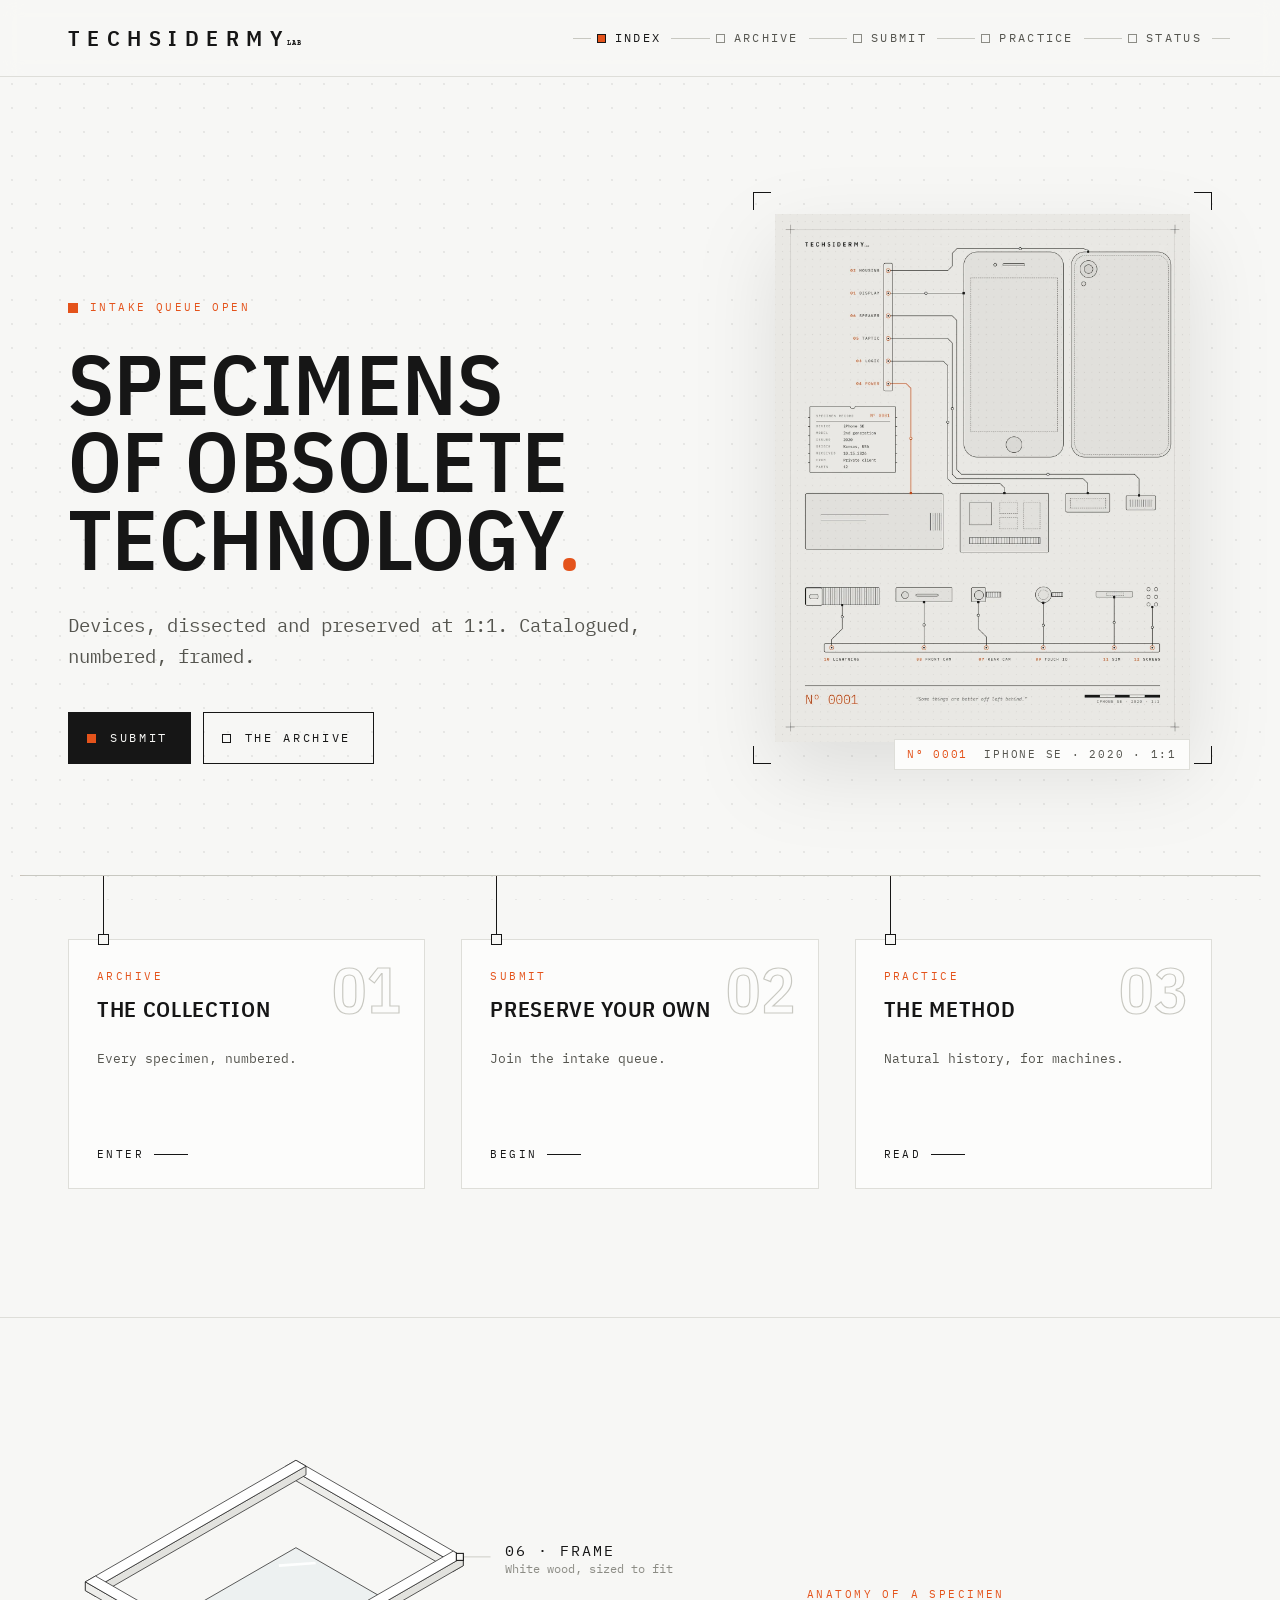
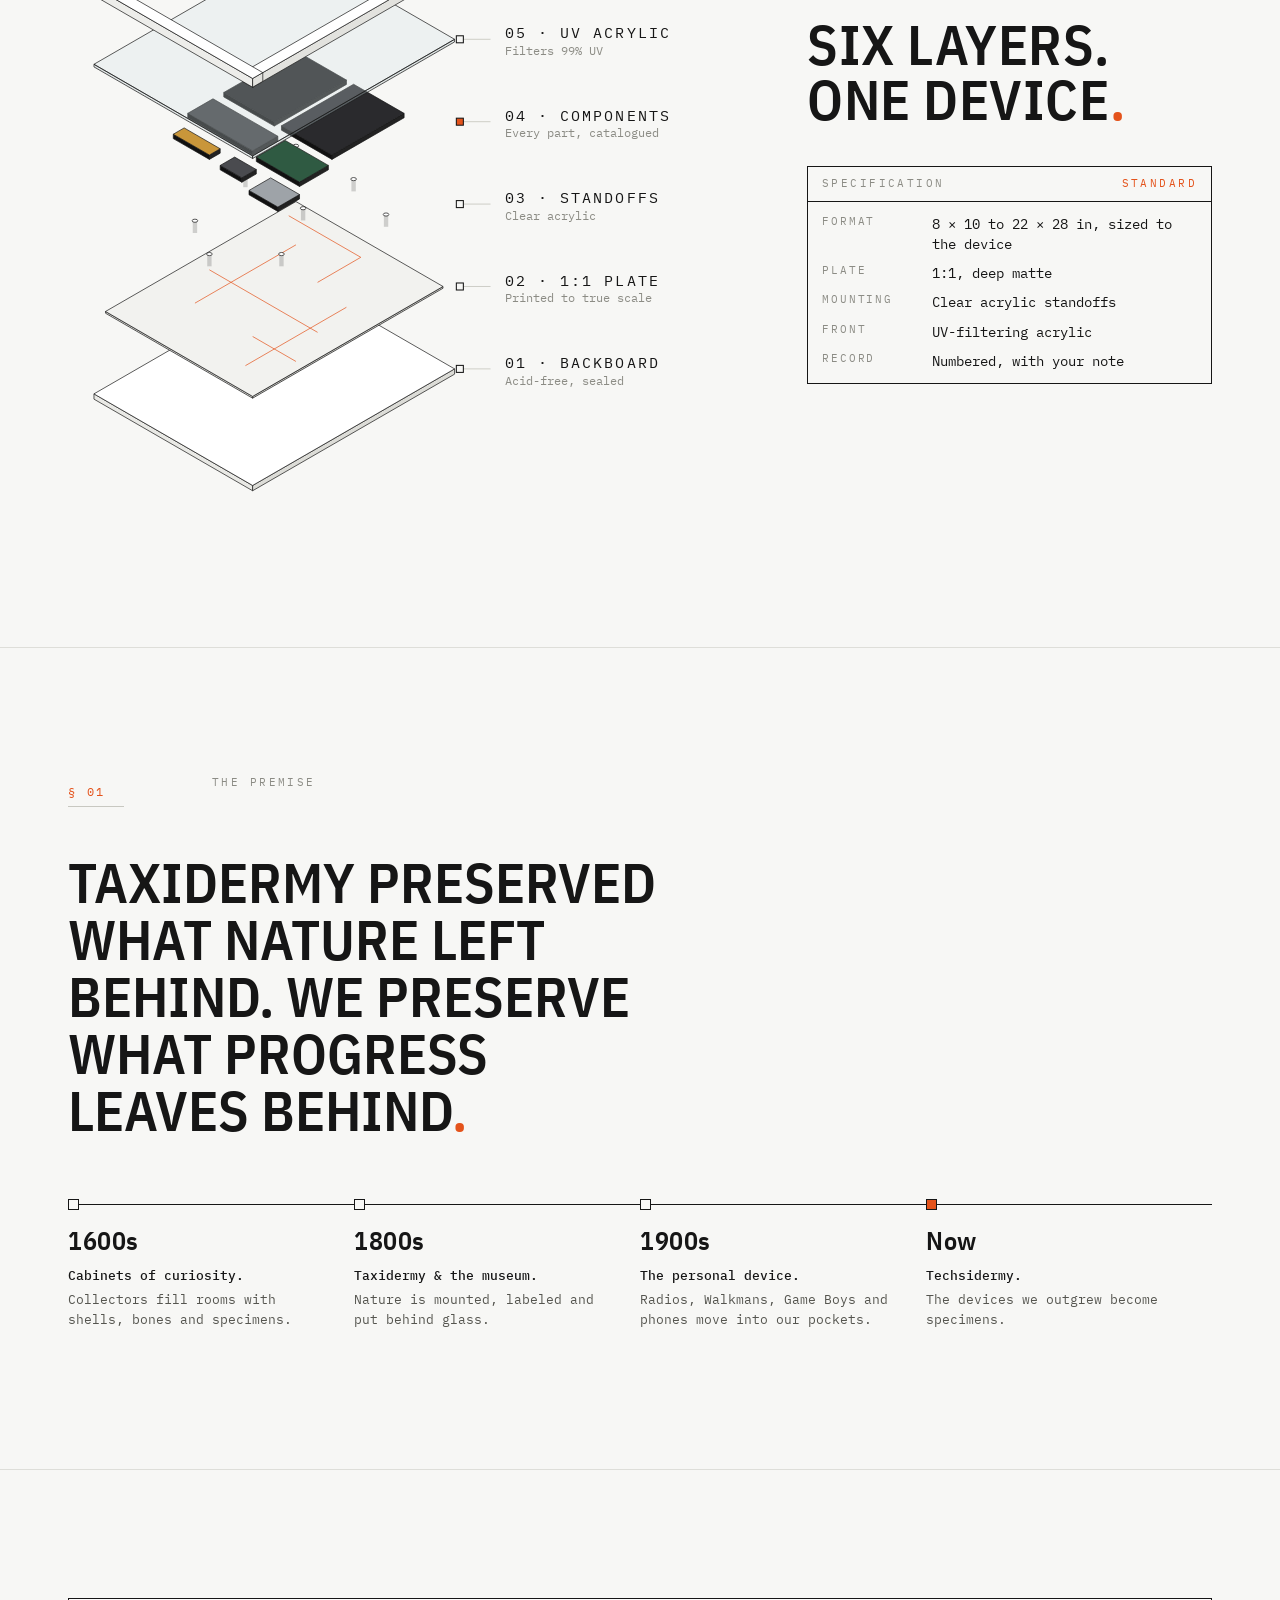
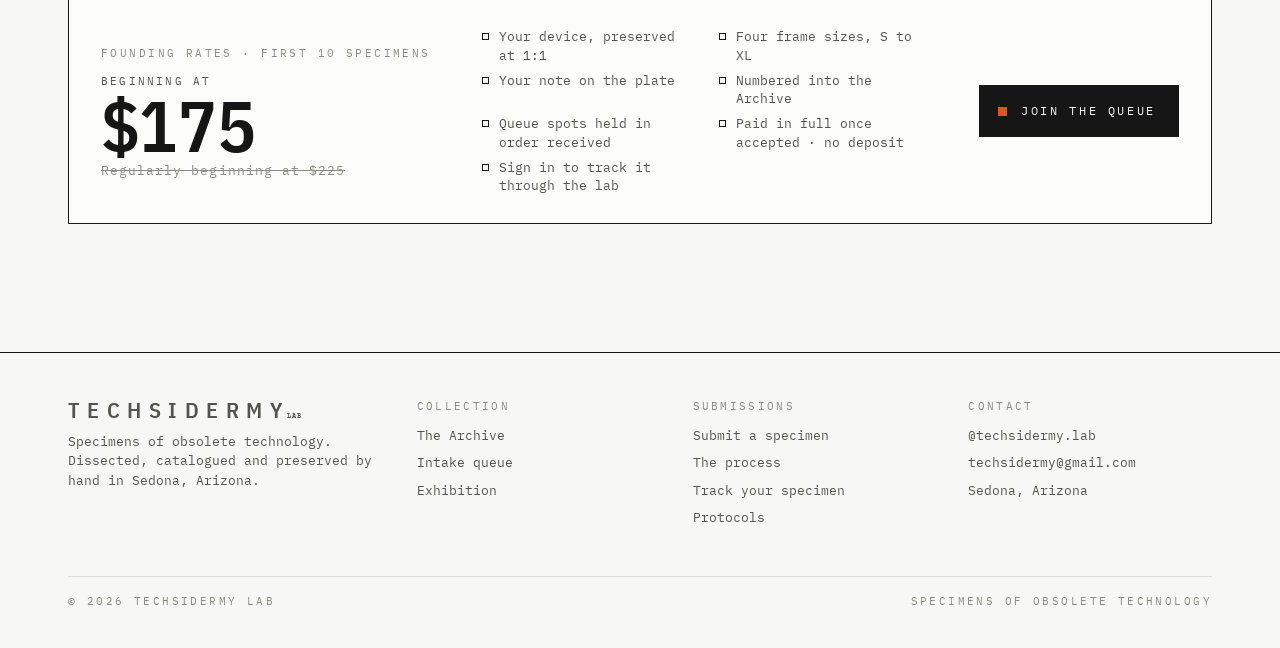
<file: index.html>
<!doctype html>
<html lang="en">
<head>
<meta charset="utf-8">
<meta name="viewport" content="width=device-width, initial-scale=1">
<title>Techsidermy Lab · Framed teardown art from obsolete technology</title>
<meta name="description" content="Vintage phones, Game Boys and cameras, taken apart by hand and framed at 1:1 as numbered shadowbox art. Commission your own device. Sedona, Arizona.">
<!-- seo -->
<link rel="canonical" href="https://techsidermy.store/">
<meta name="theme-color" content="#F7F7F5">
<meta property="og:site_name" content="Techsidermy Lab">
<meta property="og:type" content="website">
<meta property="og:url" content="https://techsidermy.store/">
<meta property="og:title" content="Techsidermy Lab · Framed teardown art from obsolete technology">
<meta property="og:description" content="Vintage phones, Game Boys and cameras, taken apart by hand and framed at 1:1 as numbered shadowbox art. Commission your own device. Sedona, Arizona.">
<meta property="og:image" content="https://techsidermy.store/assets/img/social-card.jpg">
<meta property="og:image:width" content="1200">
<meta property="og:image:height" content="630">
<meta property="og:image:alt" content="A framed Techsidermy specimen: a phone dissected and mounted at 1:1 in a white shadowbox">
<meta name="twitter:card" content="summary_large_image">
<link rel="apple-touch-icon" href="/assets/apple-touch-icon.png">
<script type="application/ld+json">{"@context": "https://schema.org", "@graph": [{"@type": "WebSite", "@id": "https://techsidermy.store/#site", "name": "Techsidermy Lab", "url": "https://techsidermy.store/", "publisher": {"@id": "https://techsidermy.store/#org"}}, {"@type": "Organization", "@id": "https://techsidermy.store/#org", "name": "Techsidermy Lab", "alternateName": "Techsidermy", "url": "https://techsidermy.store/", "logo": "https://techsidermy.store/assets/apple-touch-icon.png", "email": "techsidermy@gmail.com", "slogan": "Specimens of obsolete technology", "description": "Studio in Sedona, Arizona that dissects obsolete electronics by hand and preserves them as framed, numbered 1:1 shadowbox specimens.", "address": {"@type": "PostalAddress", "addressLocality": "Sedona", "addressRegion": "AZ", "addressCountry": "US"}, "sameAs": ["https://instagram.com/techsidermy.lab"]}]}</script>
<!-- /seo -->
<link rel="preconnect" href="https://fonts.googleapis.com"><link rel="preconnect" href="https://fonts.gstatic.com" crossorigin>
<link rel="stylesheet" href="https://fonts.googleapis.com/css2?family=Courier+Prime:ital@0;1&family=IBM+Plex+Mono:wght@400;500&family=IBM+Plex+Sans+Condensed:wght@500;600&display=swap">
<link rel="stylesheet" href="css/site.css?v=15">
<link rel="icon" href="/favicon.ico" sizes="48x48">
<link rel="icon" href="/assets/favicon-192.png" type="image/png" sizes="192x192">
<link rel="icon" href="/assets/favicon.svg" type="image/svg+xml">
</head>
<body data-page="home">
<header data-site-head></header>

<main>
  <!-- HERO -->
  <section class="hero">
    <div class="wrap hero-grid">
      <div>
        <span class="label label--accent">Intake queue open</span>
        <h1 class="display">Specimens<br>of obsolete<br>technology<span class="dot">.</span></h1>
        <p class="lede">Devices, dissected and preserved at 1:1. Catalogued, numbered, framed.</p>
        <div class="hero-actions">
          <a class="btn" href="submit.html">Submit</a>
          <a class="btn btn--ghost" href="archive.html">The Archive</a>
        </div>
      </div>
      <figure class="hero-fig brackets rv" style="margin:0">
        <span class="br tl"></span><span class="br tr"></span><span class="br bl"></span><span class="br bnr"></span>
        <img src="assets/img/0001-blueprint.webp" alt="Specimen 0001 blueprint: the iPhone SE plate with every component outlined at 1:1" width="1400" height="1782">
        <span class="tag"><b>Nº 0001</b>iPhone SE · 2020 · 1:1</span>
      </figure>
    </div>
  </section>

  <!-- CIRCUIT INDEX -->
  <section class="section" style="padding-top:8px; border-top:0">
    <div class="wrap">
      <div class="circuit rv">
        <span class="rail" aria-hidden="true"></span>
        <a class="module" href="archive.html" style="--d:0s"><span class="drop" aria-hidden="true"></span><span class="pad"></span><span class="mod-num" aria-hidden="true">01</span>
          <span class="label label--accent">Archive</span>
          <h2 class="h3">The collection</h2>
          <p class="mono-sm">Every specimen, numbered.</p>
          <span class="go">Enter</span></a>
        <a class="module" href="submit.html" style="--d:1.4s"><span class="drop" aria-hidden="true"></span><span class="pad"></span><span class="mod-num" aria-hidden="true">02</span>
          <span class="label label--accent">Submit</span>
          <h2 class="h3">Preserve your own</h2>
          <p class="mono-sm">Join the intake queue.</p>
          <span class="go">Begin</span></a>
        <a class="module" href="practice.html" style="--d:2.8s"><span class="drop" aria-hidden="true"></span><span class="pad"></span><span class="mod-num" aria-hidden="true">03</span>
          <span class="label label--accent">Practice</span>
          <h2 class="h3">The method</h2>
          <p class="mono-sm">Natural history, for machines.</p>
          <span class="go">Read</span></a>
      </div>
    </div>
  </section>

  <!-- ANATOMY -->
  <section class="section">
    <div class="wrap feature feature--anat">
      <figure class="rv" style="margin:0">
        <svg class="anatomy" viewBox="20 20 770 760" role="img" aria-label="Exploded view of a Techsidermy specimen: backboard, 1:1 plate, standoffs, components, UV acrylic and frame">
<g class="ly" style="--i:0"><polygon points="49.6,645.0 230.6,749.5 230.6,755.5 49.6,651.0" fill="#E9E9E5" stroke="var(--ink)" stroke-width="0.8"/><polygon points="461.0,616.5 230.6,749.5 230.6,755.5 461.0,622.5" fill="#DCDCD7" stroke="var(--ink)" stroke-width="0.8"/><polygon points="280.0,512.0 461.0,616.5 230.6,749.5 49.6,645.0" fill="#FFFFFF" stroke="var(--ink)" stroke-width="0.8"/><g class="lab"><path d="M467.0 616.5 H502" stroke="var(--trace)" stroke-width="1" fill="none"/><rect x="463.0" y="612.5" width="8" height="8" fill="var(--paper)" stroke="var(--ink)" stroke-width="1.2"/><text x="518" y="615.5" class="t">01 · BACKBOARD</text><text x="518" y="634.5" class="s">Acid-free, sealed</text></g></g><g class="ly" style="--i:1"><polygon points="62.8,551.0 230.6,647.9 230.6,649.9 62.8,553.0" fill="#E4E4E0" stroke="var(--ink)" stroke-width="0.8"/><polygon points="447.8,522.5 230.6,647.9 230.6,649.9 447.8,524.5" fill="#D8D8D3" stroke="var(--ink)" stroke-width="0.8"/><polygon points="280.0,425.6 447.8,522.5 230.6,647.9 62.8,551.0" fill="#F2F2EF" stroke="var(--ink)" stroke-width="0.8"/><line x1="271.8" y1="441.8" x2="354.0" y2="489.2" stroke="var(--accent)" stroke-width="1" opacity=".8"/><line x1="354.0" y1="489.2" x2="304.7" y2="517.8" stroke="var(--accent)" stroke-width="1" opacity=".8"/><line x1="181.3" y1="503.5" x2="304.7" y2="574.8" stroke="var(--accent)" stroke-width="1" opacity=".8"/><line x1="280.0" y1="475.0" x2="164.8" y2="541.5" stroke="var(--accent)" stroke-width="1" opacity=".8"/><line x1="230.6" y1="579.5" x2="280.0" y2="608.0" stroke="var(--accent)" stroke-width="1" opacity=".8"/><line x1="337.6" y1="546.2" x2="222.4" y2="612.8" stroke="var(--accent)" stroke-width="1" opacity=".8"/><g class="lab"><path d="M467.0 522.5 H502" stroke="var(--trace)" stroke-width="1" fill="none"/><rect x="463.0" y="518.5" width="8" height="8" fill="var(--paper)" stroke="var(--ink)" stroke-width="1.2"/><text x="518" y="521.5" class="t">02 · 1:1 PLATE</text><text x="518" y="540.5" class="s">Printed to true scale</text></g></g><g class="ly" style="--i:2"><line x1="280.0" y1="362.0" x2="280.0" y2="376.0" stroke="var(--ink)" stroke-width="5" opacity=".18"/><ellipse cx="280.0" cy="362.0" rx="3.2" ry="1.8" fill="#fff" stroke="var(--ink)" stroke-width=".8"/><line x1="345.8" y1="400.0" x2="345.8" y2="414.0" stroke="var(--ink)" stroke-width="5" opacity=".18"/><ellipse cx="345.8" cy="400.0" rx="3.2" ry="1.8" fill="#fff" stroke="var(--ink)" stroke-width=".8"/><line x1="222.4" y1="395.2" x2="222.4" y2="409.2" stroke="var(--ink)" stroke-width="5" opacity=".18"/><ellipse cx="222.4" cy="395.2" rx="3.2" ry="1.8" fill="#fff" stroke="var(--ink)" stroke-width=".8"/><line x1="288.2" y1="433.2" x2="288.2" y2="447.2" stroke="var(--ink)" stroke-width="5" opacity=".18"/><ellipse cx="288.2" cy="433.2" rx="3.2" ry="1.8" fill="#fff" stroke="var(--ink)" stroke-width=".8"/><line x1="263.5" y1="485.5" x2="263.5" y2="499.5" stroke="var(--ink)" stroke-width="5" opacity=".18"/><ellipse cx="263.5" cy="485.5" rx="3.2" ry="1.8" fill="#fff" stroke="var(--ink)" stroke-width=".8"/><line x1="164.8" y1="447.5" x2="164.8" y2="461.5" stroke="var(--ink)" stroke-width="5" opacity=".18"/><ellipse cx="164.8" cy="447.5" rx="3.2" ry="1.8" fill="#fff" stroke="var(--ink)" stroke-width=".8"/><line x1="181.3" y1="485.5" x2="181.3" y2="499.5" stroke="var(--ink)" stroke-width="5" opacity=".18"/><ellipse cx="181.3" cy="485.5" rx="3.2" ry="1.8" fill="#fff" stroke="var(--ink)" stroke-width=".8"/><line x1="382.8" y1="440.4" x2="382.8" y2="454.4" stroke="var(--ink)" stroke-width="5" opacity=".18"/><ellipse cx="382.8" cy="440.4" rx="3.2" ry="1.8" fill="#fff" stroke="var(--ink)" stroke-width=".8"/><g class="lab"><path d="M467.0 428.5 H502" stroke="var(--trace)" stroke-width="1" fill="none"/><rect x="463.0" y="424.5" width="8" height="8" fill="var(--paper)" stroke="var(--ink)" stroke-width="1.2"/><text x="518" y="427.5" class="t">03 · STANDOFFS</text><text x="518" y="446.5" class="s">Clear acrylic</text></g></g><g class="ly" style="--i:3"><polygon points="197.7,301.2 255.3,334.5 255.3,339.5 197.7,306.2" fill="#111" stroke="var(--ink)" stroke-width="0.8"/><polygon points="337.6,287.0 255.3,334.5 255.3,339.5 337.6,292.0" fill="#222" stroke="var(--ink)" stroke-width="0.8"/><polygon points="280.0,253.8 337.6,287.0 255.3,334.5 197.7,301.2" fill="#1E1E20" stroke="var(--ink)" stroke-width="0.8"/><polygon points="263.5,339.2 321.1,372.5 321.1,377.5 263.5,344.2" fill="#111" stroke="var(--ink)" stroke-width="0.8"/><polygon points="403.4,325.0 321.1,372.5 321.1,377.5 403.4,330.0" fill="#222" stroke="var(--ink)" stroke-width="0.8"/><polygon points="345.8,291.8 403.4,325.0 321.1,372.5 263.5,339.2" fill="#2A2A2D" stroke="var(--ink)" stroke-width="0.8"/><polygon points="156.6,325.0 230.6,367.8 230.6,372.8 156.6,330.0" fill="#111" stroke="var(--ink)" stroke-width="0.8"/><polygon points="259.4,351.1 230.6,367.8 230.6,372.8 259.4,356.1" fill="#222" stroke="var(--ink)" stroke-width="0.8"/><polygon points="185.4,308.4 259.4,351.1 230.6,367.8 156.6,325.0" fill="#3A3B3E" stroke="var(--ink)" stroke-width="0.8"/><polygon points="234.8,374.9 284.1,403.4 284.1,408.4 234.8,379.9" fill="#111" stroke="var(--ink)" stroke-width="0.8"/><polygon points="317.0,384.4 284.1,403.4 284.1,408.4 317.0,389.4" fill="#222" stroke="var(--ink)" stroke-width="0.8"/><polygon points="267.7,355.9 317.0,384.4 284.1,403.4 234.8,374.9" fill="#2F5A42" stroke="var(--ink)" stroke-width="0.8"/><polygon points="140.1,348.8 181.3,372.5 181.3,377.5 140.1,353.8" fill="#111" stroke="var(--ink)" stroke-width="0.8"/><polygon points="193.6,365.4 181.3,372.5 181.3,377.5 193.6,370.4" fill="#222" stroke="var(--ink)" stroke-width="0.8"/><polygon points="152.5,341.6 193.6,365.4 181.3,372.5 140.1,348.8" fill="#C9963A" stroke="var(--ink)" stroke-width="0.8"/><polygon points="193.6,384.4 218.3,398.6 218.3,403.6 193.6,389.4" fill="#111" stroke="var(--ink)" stroke-width="0.8"/><polygon points="234.8,389.1 218.3,398.6 218.3,403.6 234.8,394.1" fill="#222" stroke="var(--ink)" stroke-width="0.8"/><polygon points="210.1,374.9 234.8,389.1 218.3,398.6 193.6,384.4" fill="#4A4B4F" stroke="var(--ink)" stroke-width="0.8"/><polygon points="226.5,412.9 259.4,431.9 259.4,436.9 226.5,417.9" fill="#111" stroke="var(--ink)" stroke-width="0.8"/><polygon points="284.1,417.6 259.4,431.9 259.4,436.9 284.1,422.6" fill="#222" stroke="var(--ink)" stroke-width="0.8"/><polygon points="251.2,398.6 284.1,417.6 259.4,431.9 226.5,412.9" fill="#9EA3A8" stroke="var(--ink)" stroke-width="0.8"/><g class="lab"><path d="M467.0 334.5 H502" stroke="var(--trace)" stroke-width="1" fill="none"/><rect x="463.0" y="330.5" width="8" height="8" fill="var(--accent)" stroke="var(--ink)" stroke-width="1.2"/><text x="518" y="333.5" class="t">04 · COMPONENTS</text><text x="518" y="352.5" class="s">Every part, catalogued</text></g></g><g class="ly" style="--i:4"><polygon points="49.6,269.0 230.6,373.5 230.6,376.5 49.6,272.0" fill="rgba(180,195,200,.35)" stroke="var(--ink)" stroke-width="0.8"/><polygon points="461.0,240.5 230.6,373.5 230.6,376.5 461.0,243.5" fill="rgba(170,185,190,.35)" stroke="var(--ink)" stroke-width="0.8"/><polygon points="280.0,136.0 461.0,240.5 230.6,373.5 49.6,269.0" fill="rgba(210,225,230,.28)" stroke="var(--ink)" stroke-width="0.8"/><line x1="302.5" y1="153.5" x2="260.6" y2="156.5" stroke="#fff" stroke-width="3" opacity=".9"/><g class="lab"><path d="M467.0 240.5 H502" stroke="var(--trace)" stroke-width="1" fill="none"/><rect x="463.0" y="236.5" width="8" height="8" fill="var(--paper)" stroke="var(--ink)" stroke-width="1.2"/><text x="518" y="239.5" class="t">05 · UV ACRYLIC</text><text x="518" y="258.5" class="s">Filters 99% UV</text></g></g><g class="ly" style="--i:5"><polygon points="268.5,43.0 459.4,153.1 459.4,163.1 268.5,53.0" fill="#EDEDEA" stroke="var(--ink)" stroke-width="0.8"/><polygon points="470.9,146.5 459.4,153.1 459.4,163.1 470.9,156.5" fill="#E2E2DE" stroke="var(--ink)" stroke-width="0.8"/><polygon points="280.0,36.3 470.9,146.5 459.4,153.1 268.5,43.0" fill="#FFFFFF" stroke="var(--ink)" stroke-width="0.8"/><polygon points="39.8,175.0 51.3,181.6 51.3,191.6 39.8,185.0" fill="#EDEDEA" stroke="var(--ink)" stroke-width="0.8"/><polygon points="291.5,43.0 51.3,181.6 51.3,191.6 291.5,53.0" fill="#E2E2DE" stroke="var(--ink)" stroke-width="0.8"/><polygon points="280.0,36.3 291.5,43.0 51.3,181.6 39.8,175.0" fill="#FFFFFF" stroke="var(--ink)" stroke-width="0.8"/><polygon points="219.1,278.5 230.6,285.2 230.6,295.2 219.1,288.5" fill="#EDEDEA" stroke="var(--ink)" stroke-width="0.8"/><polygon points="470.9,146.5 230.6,285.2 230.6,295.2 470.9,156.5" fill="#E2E2DE" stroke="var(--ink)" stroke-width="0.8"/><polygon points="459.4,139.9 470.9,146.5 230.6,285.2 219.1,278.5" fill="#FFFFFF" stroke="var(--ink)" stroke-width="0.8"/><polygon points="39.8,175.0 230.6,285.2 230.6,295.2 39.8,185.0" fill="#EDEDEA" stroke="var(--ink)" stroke-width="0.8"/><polygon points="242.2,278.5 230.6,285.2 230.6,295.2 242.2,288.5" fill="#E2E2DE" stroke="var(--ink)" stroke-width="0.8"/><polygon points="51.3,168.3 242.2,278.5 230.6,285.2 39.8,175.0" fill="#FFFFFF" stroke="var(--ink)" stroke-width="0.8"/><g class="lab"><path d="M467.0 146.5 H502" stroke="var(--trace)" stroke-width="1" fill="none"/><rect x="463.0" y="142.5" width="8" height="8" fill="var(--paper)" stroke="var(--ink)" stroke-width="1.2"/><text x="518" y="145.5" class="t">06 · FRAME</text><text x="518" y="164.5" class="s">White wood, sized to fit</text></g></g>
</svg>
      </figure>
      <div class="rv">
        <span class="label label--accent">Anatomy of a specimen</span>
        <h2 class="h2 mt-1">Six layers.<br>One device<span class="dot">.</span></h2>
        <div class="record mt-3"><header><span class="label">Specification</span><span class="label label--accent">Standard</span></header>
          <dl><dt>Format</dt><dd>8 × 10 to 22 × 28 in, sized to the device</dd>
              <dt>Plate</dt><dd>1:1, deep matte</dd>
              <dt>Mounting</dt><dd>Clear acrylic standoffs</dd>
              <dt>Front</dt><dd>UV-filtering acrylic</dd>
              <dt>Record</dt><dd>Numbered, with your note</dd></dl></div>
      </div>
    </div>
  </section>

  <!-- PREMISE -->
  <section class="section">
    <div class="wrap">
      <div class="sec-head"><span class="sec-num">§ 01</span><span class="label">The premise</span></div>
      <p class="pull rv" style="font: 600 clamp(30px, 4.4vw, 56px)/1.02 var(--f-display); text-transform: uppercase; margin: 0; max-width: 20ch">Taxidermy preserved what nature left behind. We preserve what progress leaves behind<span class="dot">.</span></p>
      <div class="lineage rv">
        <div><span class="yr">1600s</span><p class="mono-sm"><b>Cabinets of curiosity.</b> Collectors fill rooms with shells, bones and specimens.</p></div>
        <div><span class="yr">1800s</span><p class="mono-sm"><b>Taxidermy &amp; the museum.</b> Nature is mounted, labeled and put behind glass.</p></div>
        <div><span class="yr">1900s</span><p class="mono-sm"><b>The personal device.</b> Radios, Walkmans, Game Boys and phones move into our pockets.</p></div>
        <div><span class="yr">Now</span><p class="mono-sm"><b>Techsidermy.</b> The devices we outgrew become specimens.</p></div>
      </div>
    </div>
  </section>

  <!-- CTA -->
  <section class="section">
    <div class="wrap">
      <div class="price-strip rv">
        <div><span class="label" data-c="founding">Founding rate</span><span class="from mt-1">Beginning at</span><div class="big" data-c="price">$175</div><s>Regularly beginning at <span data-c="regular">$225</span></s></div>
        <ul>
          <li>Your device, preserved at 1:1</li>
          <li>Four frame sizes, S to XL</li>
          <li>Your note on the plate</li>
          <li>Numbered into the Archive</li>
          <li>Queue spots held in order received</li>
          <li>Paid in full once accepted · no deposit</li>
          <li>Sign in to track it through the lab</li>
        </ul>
        <a class="btn" href="submit.html">Join the queue</a>
      </div>
    </div>
  </section>
</main>

<footer data-site-foot></footer>
<script src="js/data.js?v=15"></script>
<script src="js/site.js?v=15"></script>
</body>
</html>
</file>
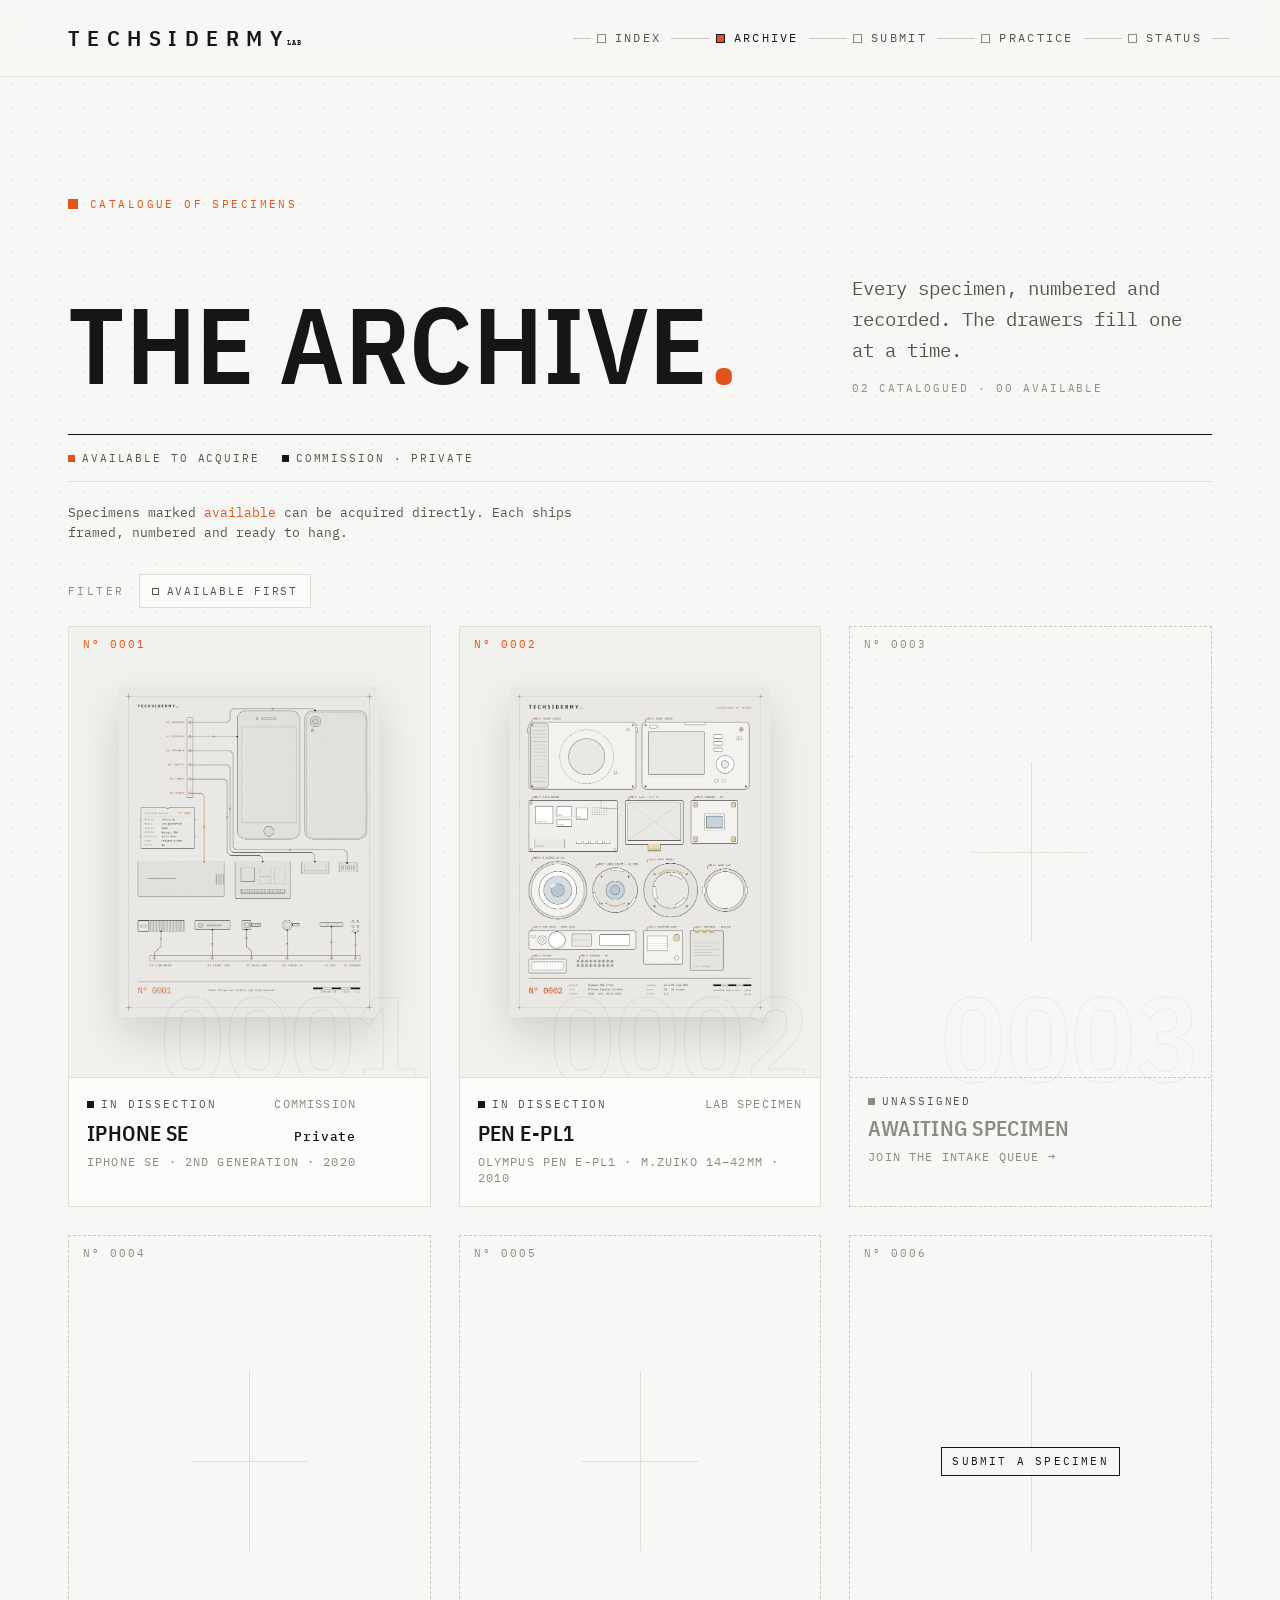
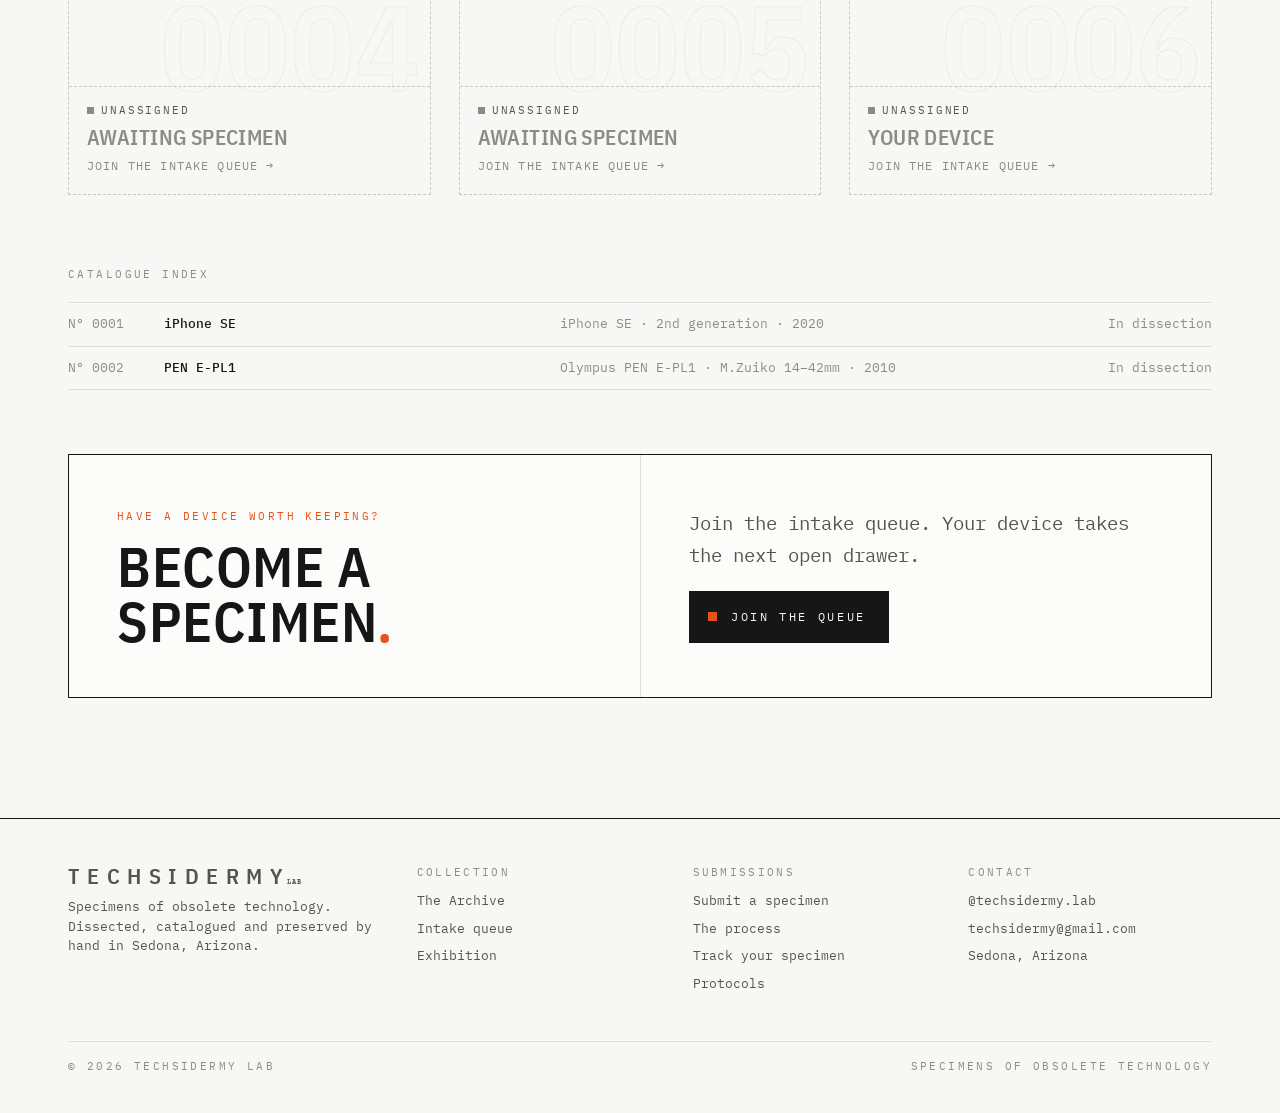
<file: archive.html>
<!doctype html>
<html lang="en">
<head>
<meta charset="utf-8">
<meta name="viewport" content="width=device-width, initial-scale=1">
<title>The Archive · Framed tech teardown art | Techsidermy Lab</title>
<meta name="description" content="Every Techsidermy specimen, numbered and recorded: obsolete devices dissected and framed at 1:1. Acquire available pieces, shipped ready to hang.">
<!-- seo -->
<link rel="canonical" href="https://techsidermy.store/archive">
<meta name="theme-color" content="#F7F7F5">
<meta property="og:site_name" content="Techsidermy Lab">
<meta property="og:type" content="website">
<meta property="og:url" content="https://techsidermy.store/archive">
<meta property="og:title" content="The Archive · Framed tech teardown art | Techsidermy Lab">
<meta property="og:description" content="Every Techsidermy specimen, numbered and recorded: obsolete devices dissected and framed at 1:1. Acquire available pieces, shipped ready to hang.">
<meta property="og:image" content="https://techsidermy.store/assets/img/social-card.jpg">
<meta property="og:image:width" content="1200">
<meta property="og:image:height" content="630">
<meta property="og:image:alt" content="A framed Techsidermy specimen: a phone dissected and mounted at 1:1 in a white shadowbox">
<meta name="twitter:card" content="summary_large_image">
<link rel="apple-touch-icon" href="/assets/apple-touch-icon.png">
<script type="application/ld+json">{"@context": "https://schema.org", "@graph": [{"@type": "CollectionPage", "name": "The Archive", "url": "https://techsidermy.store/archive", "isPartOf": {"@id": "https://techsidermy.store/#site"}, "publisher": {"@id": "https://techsidermy.store/#org"}}]}</script>
<!-- /seo -->
<link rel="preconnect" href="https://fonts.googleapis.com"><link rel="preconnect" href="https://fonts.gstatic.com" crossorigin>
<link rel="stylesheet" href="https://fonts.googleapis.com/css2?family=Courier+Prime:ital@0;1&family=IBM+Plex+Mono:wght@400;500&family=IBM+Plex+Sans+Condensed:wght@500;600&display=swap">
<link rel="stylesheet" href="css/site.css?v=15">
<link rel="icon" href="/favicon.ico" sizes="48x48">
<link rel="icon" href="/assets/favicon-192.png" type="image/png" sizes="192x192">
<link rel="icon" href="/assets/favicon.svg" type="image/svg+xml">
</head>
<body data-page="archive">
<header data-site-head></header>

<main>
  <section class="hero" style="padding-bottom:40px">
    <div class="wrap">
      <span class="label label--accent">Catalogue of specimens</span>
      <div class="row-between">
        <h1 class="display">The Archive<span class="dot">.</span></h1>
        <div style="display:grid; gap:16px; max-width:40ch"><p class="lede">Every specimen, numbered and recorded. The drawers fill one at a time.</p><span class="count" id="archive-count"></span></div>
      </div>
    </div>
  </section>

  <section style="padding-bottom:120px">
    <div class="wrap">
      <div class="archive-bar">
        <div class="legend">
          <span class="status" data-s="available">Available to acquire</span>
          <span class="status" data-s="dissection">Commission · private</span>
        </div>
      </div>
      <p class="mono-sm" style="margin:-20px 0 32px; max-width:70ch">Specimens marked <span style="color:var(--accent)">available</span> can be acquired directly. Each ships framed, numbered and ready to hang.</p>
      <div class="filter-row"><span class="label">Filter</span><button class="chip" id="avail-toggle" aria-pressed="false">Available first</button></div>
      <div class="avail-note" id="avail-note" hidden>
        <span class="label label--accent">Nothing available this moment</span>
        <p class="mono-sm">New specimens are released into the Archive as they leave the bench. Follow <a href="https://instagram.com/techsidermy.lab" target="_blank" rel="noopener"><u>@techsidermy.lab</u></a> for releases, or <a href="submit.html#intake-start"><u>submit your own</u></a>.</p>
      </div>
      <div class="grid" id="archive-grid"></div>

      <!-- catalogue:start -->
      <section class="catalogue mt-4" aria-labelledby="cat-h">
        <h2 class="label" id="cat-h">Catalogue index</h2>
        <ol>
          <li><a href="specimen-0001.html"><span class="c-num">Nº 0001</span><span class="c-name">iPhone SE</span><span class="c-meta">iPhone SE · 2nd generation · 2020</span><span class="c-stat">In dissection</span></a></li>
          <li><a href="specimen-0002.html"><span class="c-num">Nº 0002</span><span class="c-name">PEN E-PL1</span><span class="c-meta">Olympus PEN E-PL1 · M.Zuiko 14–42mm · 2010</span><span class="c-stat">In dissection</span></a></li>
        </ol>
      </section>
      <!-- catalogue:end -->
      <div class="exhibit mt-4 rv">
        <div><span class="label label--accent">Have a device worth keeping?</span>
          <h2 class="h2 mt-1">Become a<br>specimen<span class="dot">.</span></h2></div>
        <div style="display:grid; gap:20px; align-content:center">
          <p class="lede">Join the intake queue. Your device takes the next open drawer.</p>
          <a class="btn" href="submit.html" style="justify-self:start">Join the queue</a>
        </div>
      </div>
    </div>
  </section>
</main>

<footer data-site-foot></footer>
<script src="js/data.js?v=15"></script>
<script src="js/site.js?v=15"></script>
</body>
</html>
</file>
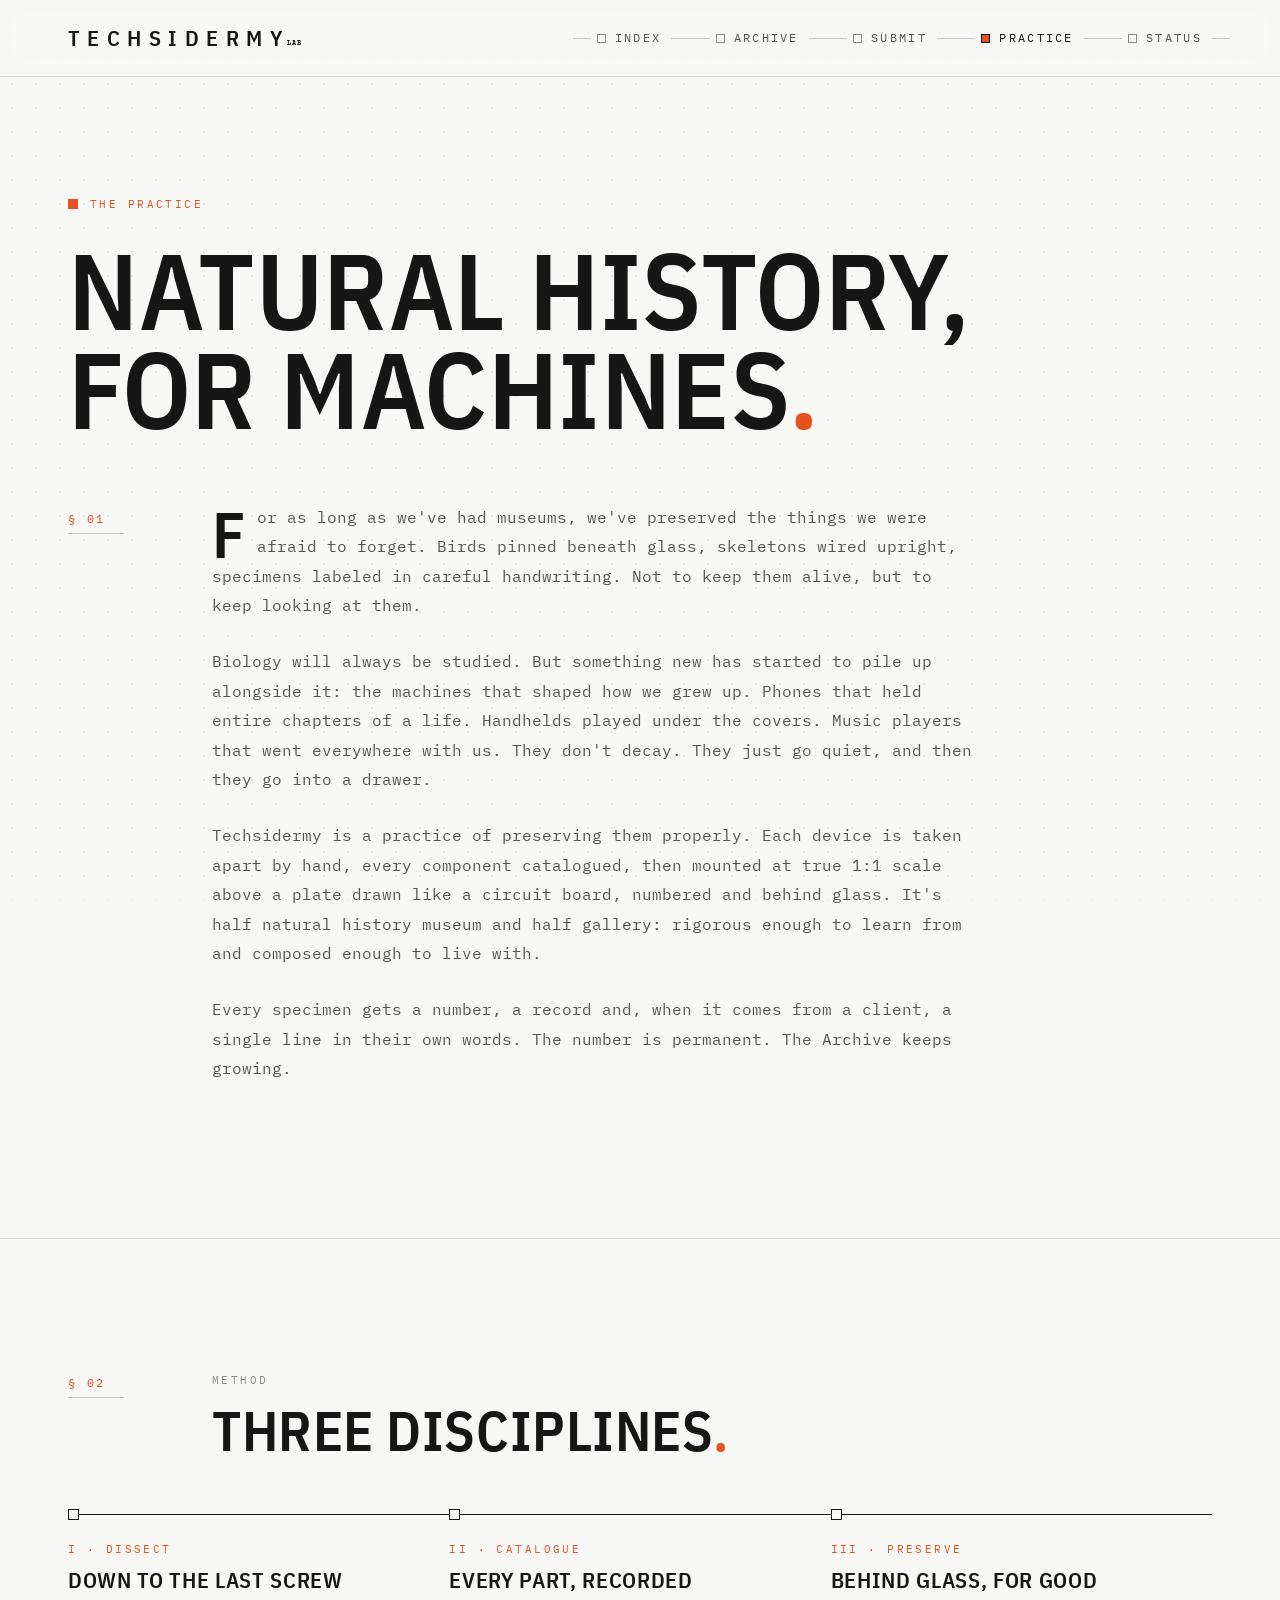
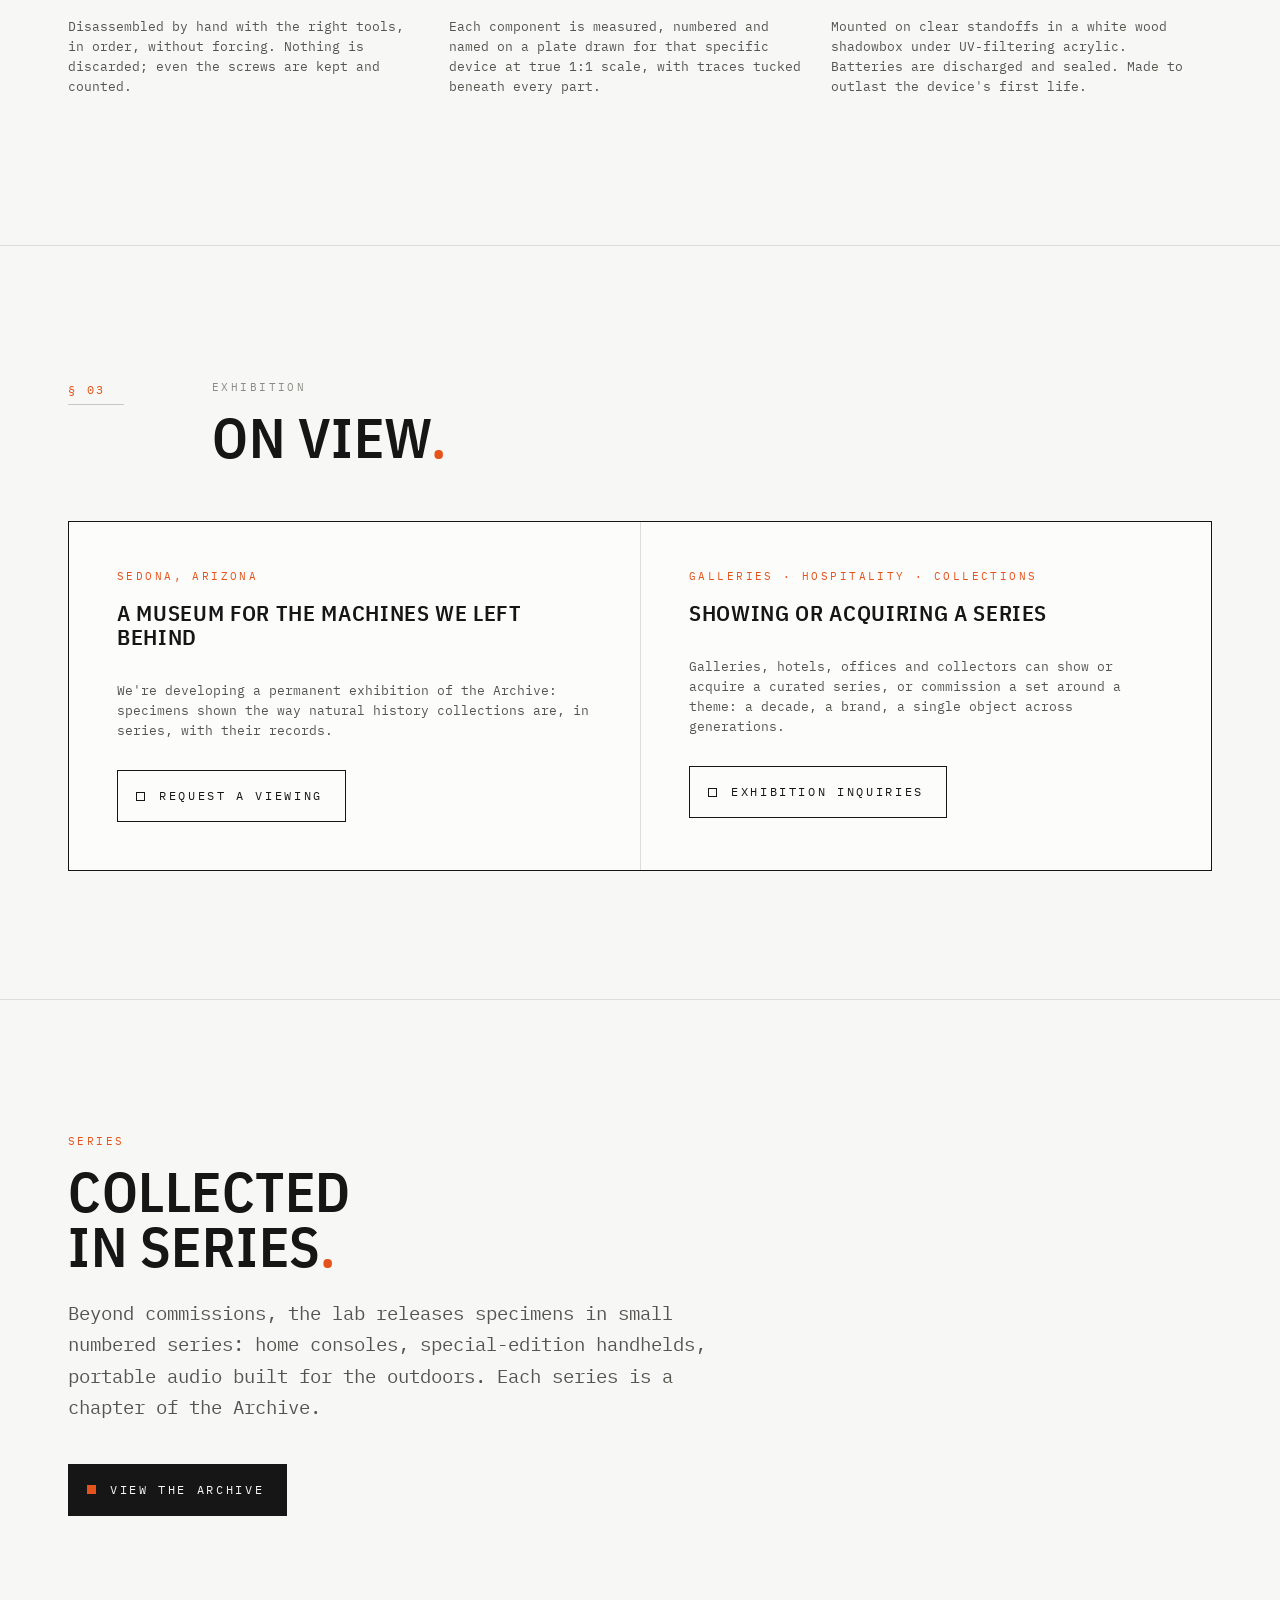
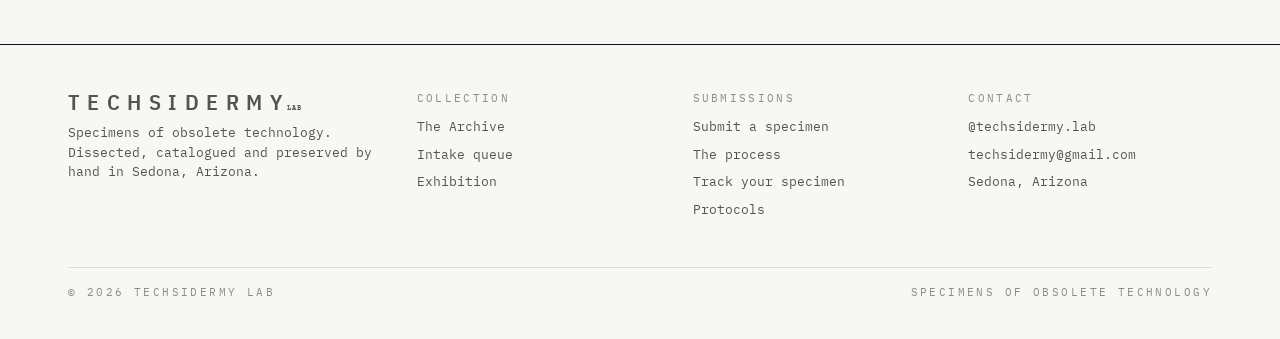
<file: practice.html>
<!doctype html>
<html lang="en">
<head>
<meta charset="utf-8">
<meta name="viewport" content="width=device-width, initial-scale=1">
<title>The Practice · Natural history for machines | Techsidermy Lab</title>
<meta name="description" content="Part natural history museum, part gallery. Why Techsidermy preserves obsolete technology the way museums once preserved nature. Sedona, Arizona.">
<!-- seo -->
<link rel="canonical" href="https://techsidermy.store/practice">
<meta name="theme-color" content="#F7F7F5">
<meta property="og:site_name" content="Techsidermy Lab">
<meta property="og:type" content="website">
<meta property="og:url" content="https://techsidermy.store/practice">
<meta property="og:title" content="The Practice · Natural history for machines | Techsidermy Lab">
<meta property="og:description" content="Part natural history museum, part gallery. Why Techsidermy preserves obsolete technology the way museums once preserved nature. Sedona, Arizona.">
<meta property="og:image" content="https://techsidermy.store/assets/img/social-card.jpg">
<meta property="og:image:width" content="1200">
<meta property="og:image:height" content="630">
<meta property="og:image:alt" content="A framed Techsidermy specimen: a phone dissected and mounted at 1:1 in a white shadowbox">
<meta name="twitter:card" content="summary_large_image">
<link rel="apple-touch-icon" href="/assets/apple-touch-icon.png">
<script type="application/ld+json">{"@context": "https://schema.org", "@graph": [{"@type": "AboutPage", "name": "The Practice", "url": "https://techsidermy.store/practice", "about": {"@id": "https://techsidermy.store/#org"}}]}</script>
<!-- /seo -->
<link rel="preconnect" href="https://fonts.googleapis.com"><link rel="preconnect" href="https://fonts.gstatic.com" crossorigin>
<link rel="stylesheet" href="https://fonts.googleapis.com/css2?family=Courier+Prime:ital@0;1&family=IBM+Plex+Mono:wght@400;500&family=IBM+Plex+Sans+Condensed:wght@500;600&display=swap">
<link rel="stylesheet" href="css/site.css?v=15">
<link rel="icon" href="/favicon.ico" sizes="48x48">
<link rel="icon" href="/assets/favicon-192.png" type="image/png" sizes="192x192">
<link rel="icon" href="/assets/favicon.svg" type="image/svg+xml">
</head>
<body data-page="practice">
<header data-site-head></header>

<main>
  <section class="hero" style="padding-bottom:40px">
    <div class="wrap">
      <span class="label label--accent">The practice</span>
      <h1 class="display">Natural history,<br>for machines<span class="dot">.</span></h1>
    </div>
  </section>

  <section class="section" style="border-top:0; padding-top:24px">
    <div class="wrap" style="display:grid; grid-template-columns: 120px 1fr; gap:24px">
      <span class="sec-num">§ 01</span>
      <div class="essay rv">
        <p class="first">For as long as we've had museums, we've preserved the things we were afraid to forget. Birds pinned beneath glass, skeletons wired upright, specimens labeled in careful handwriting. Not to keep them alive, but to keep looking at them.</p>
        <p>Biology will always be studied. But something new has started to pile up alongside it: the machines that shaped how we grew up. Phones that held entire chapters of a life. Handhelds played under the covers. Music players that went everywhere with us. They don't decay. They just go quiet, and then they go into a drawer.</p>
        <p>Techsidermy is a practice of preserving them properly. Each device is taken apart by hand, every component catalogued, then mounted at true 1:1 scale above a plate drawn like a circuit board, numbered and behind glass. It's half natural history museum and half gallery: rigorous enough to learn from and composed enough to live with.</p>
        <p>Every specimen gets a number, a record and, when it comes from a client, a single line in their own words. The number is permanent. The Archive keeps growing.</p>
      </div>
    </div>
  </section>

  <section class="section">
    <div class="wrap">
      <div class="sec-head"><span class="sec-num">§ 02</span><div><span class="label">Method</span><h2 class="h2 mt-1">Three disciplines<span class="dot">.</span></h2></div></div>
      <div class="pillars rv">
        <div><span class="label label--accent">I · Dissect</span><h3 class="h3">Down to the last screw</h3><p class="mono-sm">Disassembled by hand with the right tools, in order, without forcing. Nothing is discarded; even the screws are kept and counted.</p></div>
        <div><span class="label label--accent">II · Catalogue</span><h3 class="h3">Every part, recorded</h3><p class="mono-sm">Each component is measured, numbered and named on a plate drawn for that specific device at true 1:1 scale, with traces tucked beneath every part.</p></div>
        <div><span class="label label--accent">III · Preserve</span><h3 class="h3">Behind glass, for good</h3><p class="mono-sm">Mounted on clear standoffs in a white wood shadowbox under UV-filtering acrylic. Batteries are discharged and sealed. Made to outlast the device's first life.</p></div>
      </div>
    </div>
  </section>

  <section class="section" id="exhibition">
    <div class="wrap">
      <div class="sec-head"><span class="sec-num">§ 03</span><div><span class="label">Exhibition</span><h2 class="h2 mt-1">On view<span class="dot">.</span></h2></div></div>
      <div class="exhibit rv">
        <div style="display:grid; gap:18px; align-content:start">
          <span class="label label--accent">Sedona, Arizona</span>
          <h3 class="h3">A museum for the machines we left behind</h3>
          <p class="mono-sm">We're developing a permanent exhibition of the Archive: specimens shown the way natural history collections are, in series, with their records. </p>
          <a class="btn btn--ghost" href="mailto:techsidermy@gmail.com?subject=Viewing%20request" style="justify-self:start">Request a viewing</a>
        </div>
        <div style="display:grid; gap:18px; align-content:start">
          <span class="label label--accent">Galleries · Hospitality · Collections</span>
          <h3 class="h3">Showing or acquiring a series</h3>
          <p class="mono-sm">Galleries, hotels, offices and collectors can show or acquire a curated series, or commission a set around a theme: a decade, a brand, a single object across generations.</p>
          <a class="btn btn--ghost" href="mailto:techsidermy@gmail.com?subject=Exhibition%20inquiry" style="justify-self:start">Exhibition inquiries</a>
        </div>
      </div>
    </div>
  </section>

  <section class="section">
    <div class="wrap">
      <div class="rv" style="max-width:720px">
        <span class="label label--accent">Series</span>
        <h2 class="h2 mt-1">Collected<br>in series<span class="dot">.</span></h2>
        <p class="lede mt-2">Beyond commissions, the lab releases specimens in small numbered series: home consoles, special-edition handhelds, portable audio built for the outdoors. Each series is a chapter of the Archive.</p>
        <div class="hero-actions"><a class="btn" href="archive.html">View the Archive</a></div>
      </div>
    </div>
  </section>
</main>

<footer data-site-foot></footer>
<script src="js/data.js?v=15"></script>
<script src="js/site.js?v=15"></script>
</body>
</html>
</file>
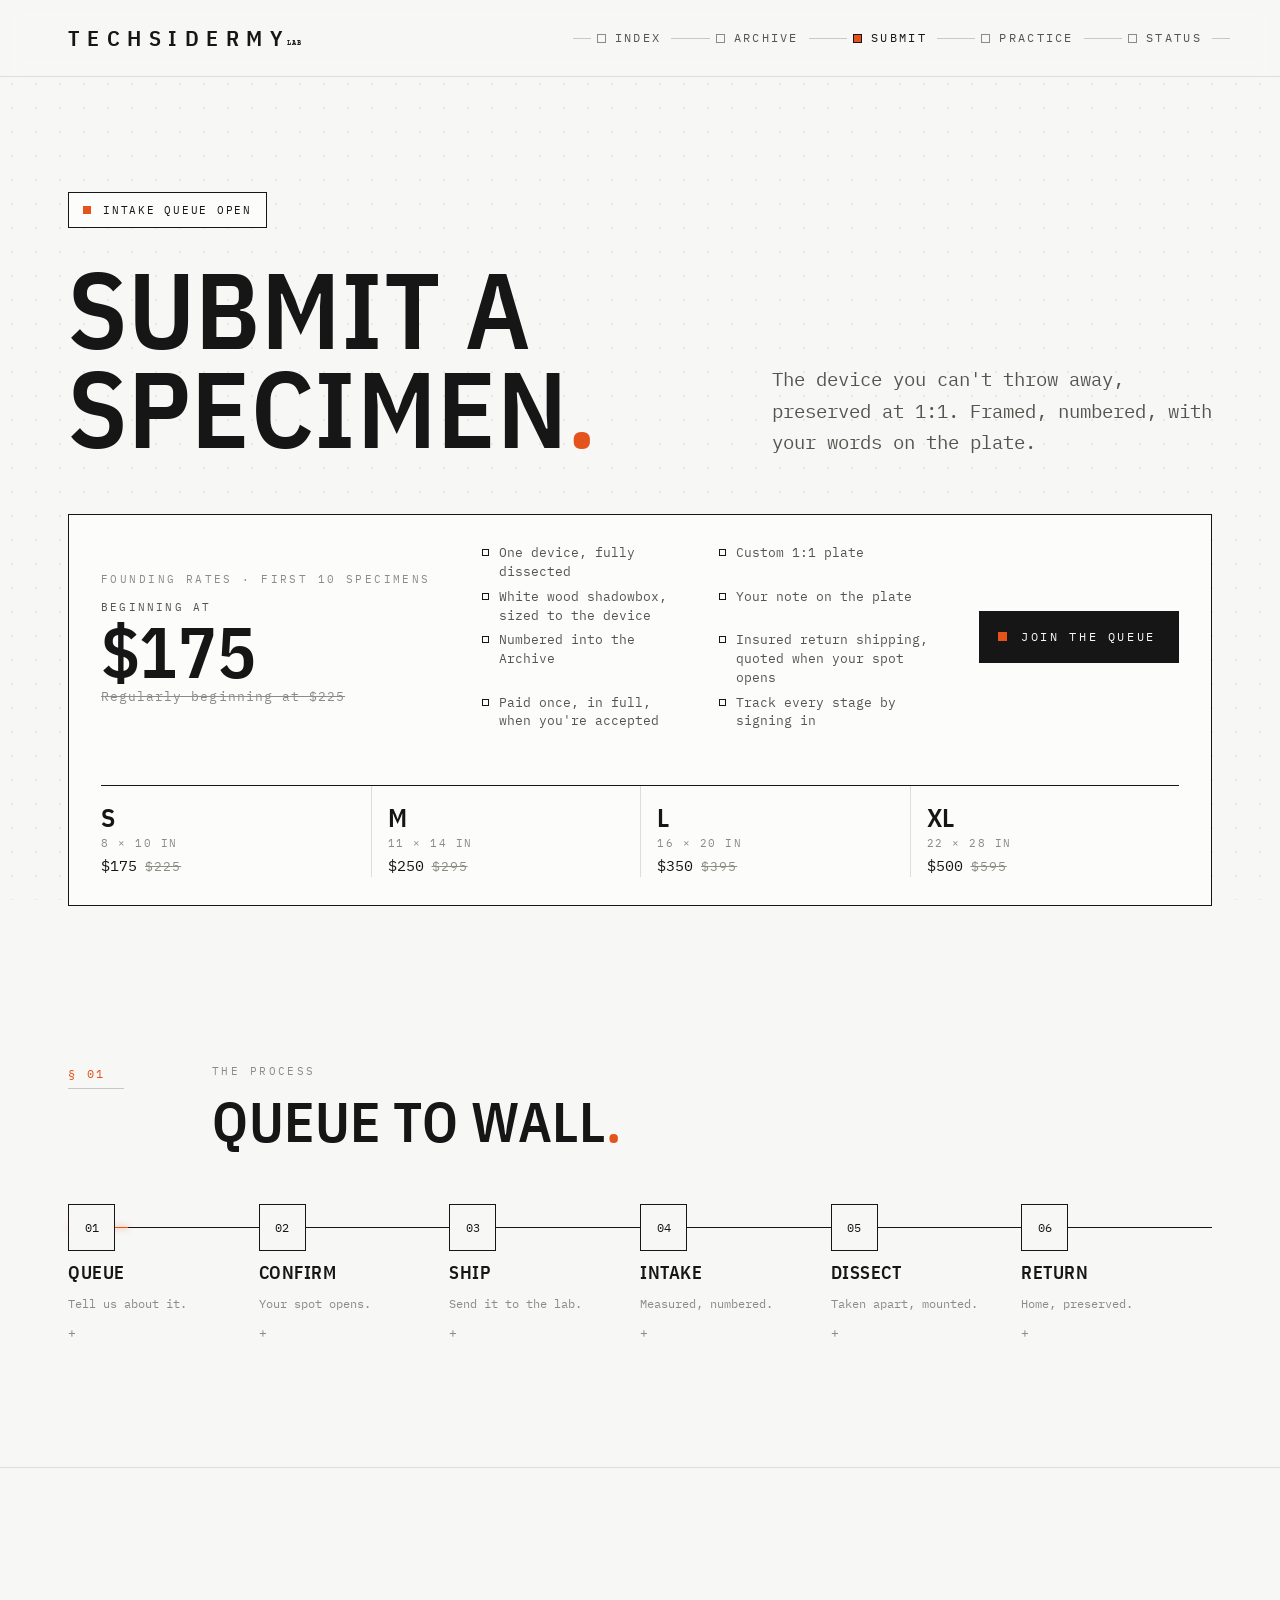
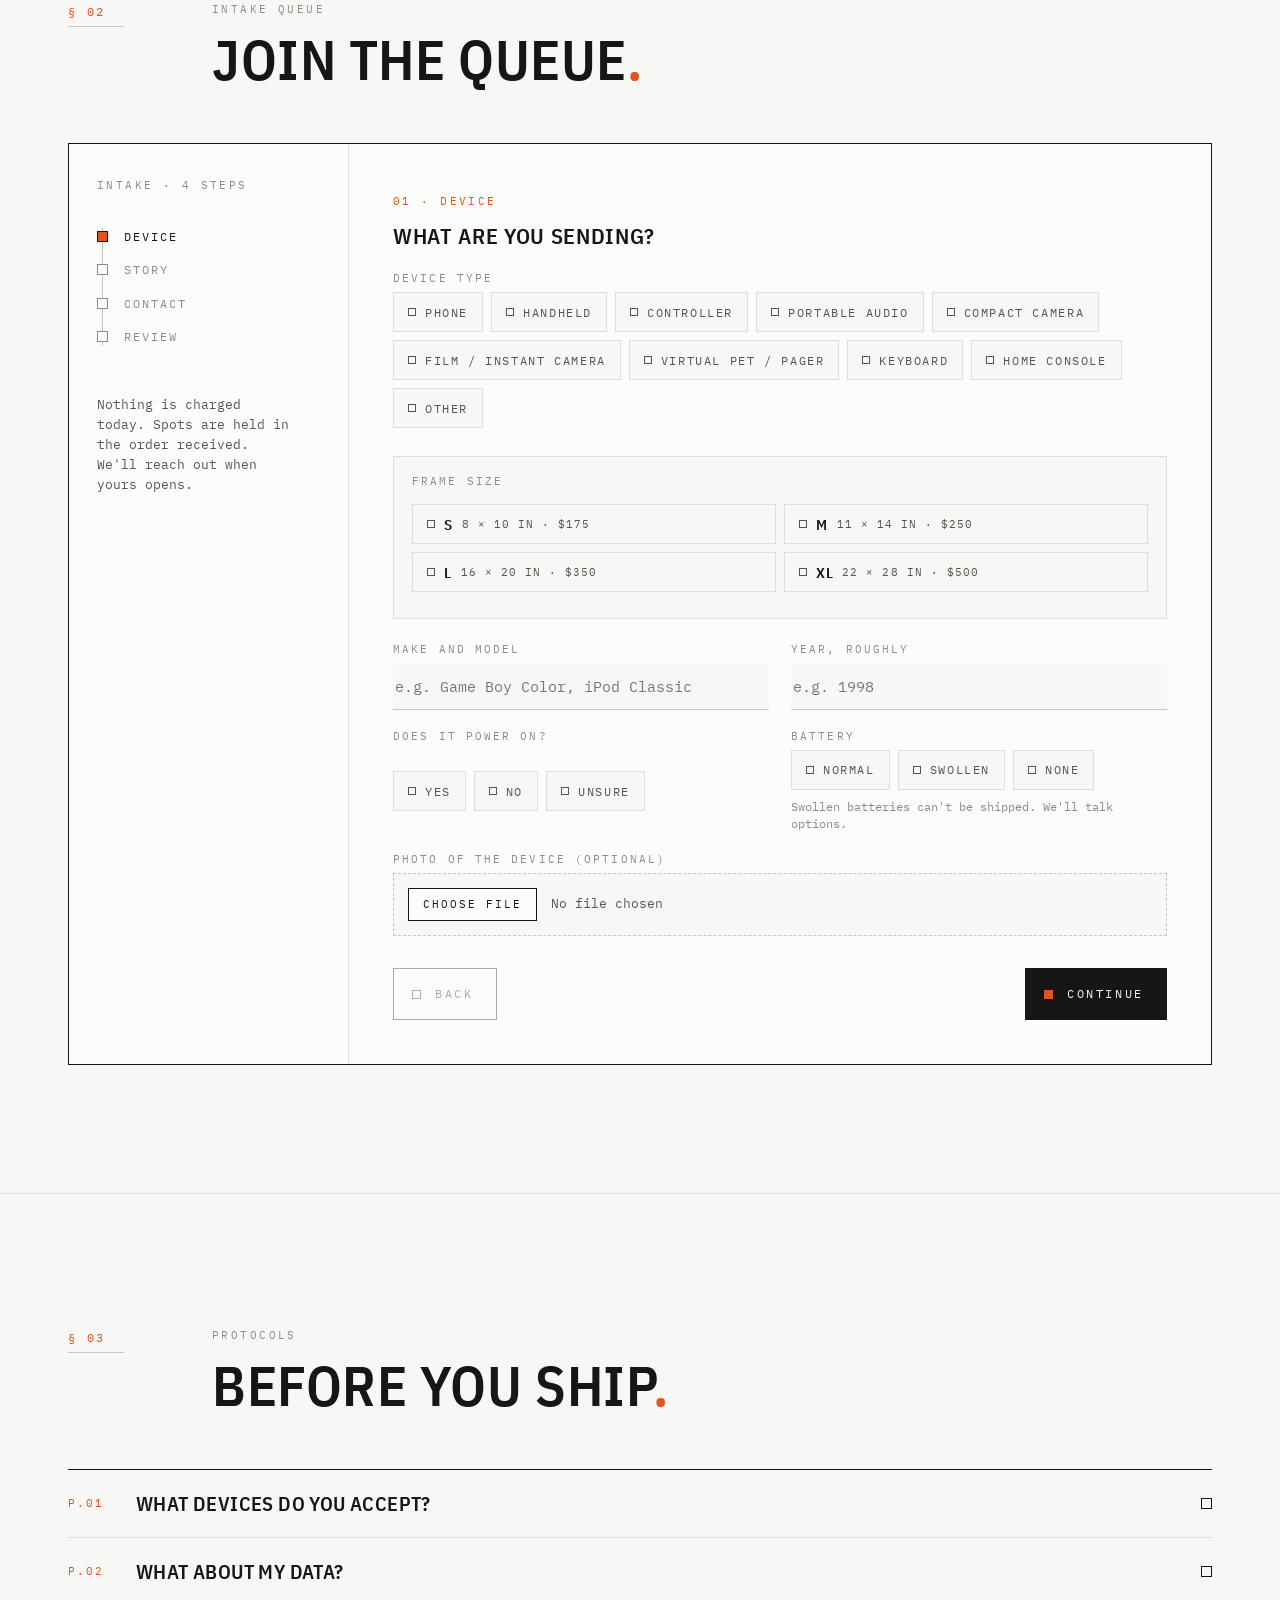
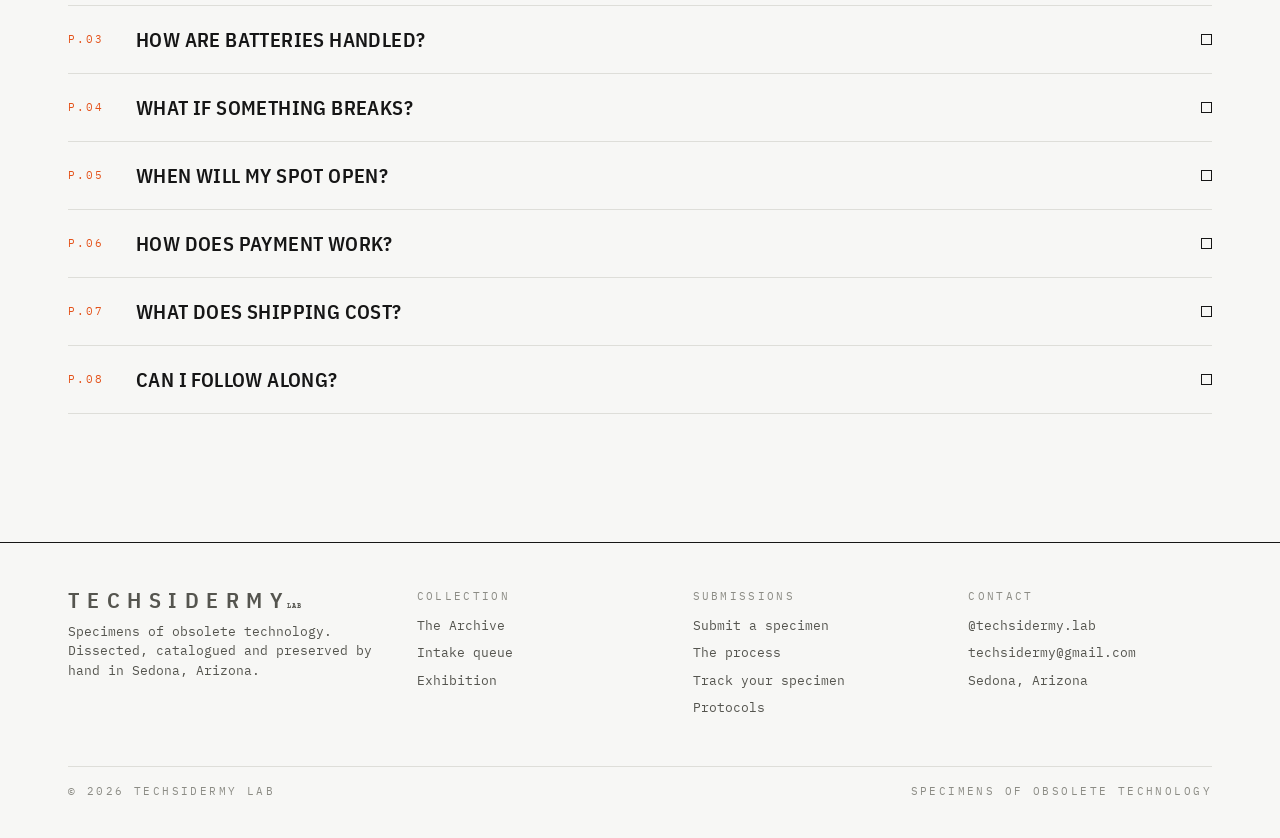
<file: submit.html>
<!doctype html>
<html lang="en">
<head>
<meta charset="utf-8">
<meta name="viewport" content="width=device-width, initial-scale=1">
<title>Commission a framed teardown of your device · Techsidermy Lab</title>
<meta name="description" content="Send us the phone, Game Boy or iPod you can’t throw away. It comes home dissected, mounted at 1:1 and framed, with your note on the plate. From $175.">
<!-- seo -->
<link rel="canonical" href="https://techsidermy.store/submit">
<meta name="theme-color" content="#F7F7F5">
<meta property="og:site_name" content="Techsidermy Lab">
<meta property="og:type" content="website">
<meta property="og:url" content="https://techsidermy.store/submit">
<meta property="og:title" content="Commission a framed teardown of your device · Techsidermy Lab">
<meta property="og:description" content="Send us the phone, Game Boy or iPod you can’t throw away. It comes home dissected, mounted at 1:1 and framed, with your note on the plate. From $175.">
<meta property="og:image" content="https://techsidermy.store/assets/img/social-card.jpg">
<meta property="og:image:width" content="1200">
<meta property="og:image:height" content="630">
<meta property="og:image:alt" content="A framed Techsidermy specimen: a phone dissected and mounted at 1:1 in a white shadowbox">
<meta name="twitter:card" content="summary_large_image">
<link rel="apple-touch-icon" href="/assets/apple-touch-icon.png">
<script type="application/ld+json">{"@context": "https://schema.org", "@graph": [{"@type": "Service", "name": "Framed device teardown commission", "serviceType": "Custom framed electronics teardown art", "provider": {"@id": "https://techsidermy.store/#org"}, "areaServed": {"@type": "Country", "name": "United States"}, "url": "https://techsidermy.store/submit", "description": "Your device dissected by hand, every component mounted at true 1:1 scale on clear standoffs above a custom plate, framed in a white wood shadowbox and numbered into the Archive.", "offers": [{"@type": "Offer", "name": "Size S · 8 × 10 in frame", "price": "175", "priceCurrency": "USD", "url": "https://techsidermy.store/submit#intake-start"}, {"@type": "Offer", "name": "Size M · 11 × 14 in frame", "price": "250", "priceCurrency": "USD", "url": "https://techsidermy.store/submit#intake-start"}, {"@type": "Offer", "name": "Size L · 16 × 20 in frame", "price": "350", "priceCurrency": "USD", "url": "https://techsidermy.store/submit#intake-start"}, {"@type": "Offer", "name": "Size XL · 22 × 28 in frame", "price": "500", "priceCurrency": "USD", "url": "https://techsidermy.store/submit#intake-start"}]}, {"@type": "FAQPage", "mainEntity": [{"@type": "Question", "name": "What devices do you accept?", "acceptedAnswer": {"@type": "Answer", "text": "Most handheld electronics: phones, handheld consoles, controllers, portable audio, calculators, cameras, pagers. Working or not; dead devices make perfectly good specimens. Keyboards and home consoles too, in our larger frames."}}, {"@type": "Question", "name": "What about my data?", "acceptedAnswer": {"@type": "Answer", "text": "Please factory-reset phones and media players and turn off any activation or Find My locks before shipping. We never power on, access or recover data from submitted devices; storage chips are mounted as components, not read."}}, {"@type": "Question", "name": "How are batteries handled?", "acceptedAnswer": {"@type": "Answer", "text": "Every battery is fully discharged and its terminals sealed before mounting. Swollen or damaged batteries can't be shipped or mounted; if one arrives, it's recycled responsibly and noted on the plate as removed for safety."}}, {"@type": "Question", "name": "What if something breaks?", "acceptedAnswer": {"@type": "Answer", "text": "Decades-old plastic and ribbon cables can be fragile. We work slowly and carefully, but if a part breaks during dissection it's preserved and mounted as-is. That's part of the specimen's record."}}, {"@type": "Question", "name": "When will my spot open?", "acceptedAnswer": {"@type": "Answer", "text": "Queue spots open in the order received. Once your device arrives, 3–4 weeks from intake. A plate proof, if you request one, adds a few days. Need it by a date? Note it in the form."}}, {"@type": "Question", "name": "How does payment work?", "acceptedAnswer": {"@type": "Answer", "text": "Nothing is charged to join the queue. When your spot opens and we accept your submission, you pay once: the full commission plus insured return shipping. There's no deposit and no balance due later. Your spot is locked the moment it's paid."}}, {"@type": "Question", "name": "What does shipping cost?", "acceptedAnswer": {"@type": "Answer", "text": "You cover getting your device to the lab; packing instructions arrive when your spot opens. The finished piece comes home insured, double-boxed and corner-protected. Larger frames ship in larger boxes, so return shipping depends on your size and address. We quote it when we reach out to accept your submission, before anything is charged."}}, {"@type": "Question", "name": "Can I follow along?", "acceptedAnswer": {"@type": "Answer", "text": "Yes. Once you're accepted, sign in with the email you submitted with to see exactly where your specimen is: received, in dissection, plate printed, mounting, framed, and shipped with tracking. Questions go straight to the bench from your submission page, so nothing gets lost in an email thread."}}]}]}</script>
<!-- /seo -->
<link rel="preconnect" href="https://fonts.googleapis.com"><link rel="preconnect" href="https://fonts.gstatic.com" crossorigin>
<link rel="stylesheet" href="https://fonts.googleapis.com/css2?family=Courier+Prime:ital@0;1&family=IBM+Plex+Mono:wght@400;500&family=IBM+Plex+Sans+Condensed:wght@500;600&display=swap">
<link rel="stylesheet" href="css/site.css?v=15">
<link rel="icon" href="/favicon.ico" sizes="48x48">
<link rel="icon" href="/assets/favicon-192.png" type="image/png" sizes="192x192">
<link rel="icon" href="/assets/favicon.svg" type="image/svg+xml">
</head>
<body data-page="submit">
<header data-site-head></header>

<main>
  <!-- HERO -->
  <section class="hero" style="padding-bottom:56px">
    <div class="wrap">
      <span class="queue">Intake queue open</span>
      <div class="row-between">
        <h1 class="display">Submit a<br>specimen<span class="dot">.</span></h1>
        <p class="lede" style="max-width:40ch">The device you can't throw away, preserved at 1:1. Framed, numbered, with your words on the plate.</p>
      </div>
    </div>
  </section>

  <section style="padding-bottom:24px">
    <div class="wrap">
      <div class="price-strip rv">
        <div><span class="label" data-c="founding">Founding rate</span><span class="from mt-1">Beginning at</span><div class="big" data-c="price">$175</div><s>Regularly beginning at <span data-c="regular">$225</span></s></div>
        <ul>
          <li>One device, fully dissected</li>
          <li>Custom 1:1 plate</li>
          <li>White wood shadowbox, sized to the device</li>
          <li>Your note on the plate</li>
          <li>Numbered into the Archive</li>
          <li data-c="returnShipping">Insured return shipping, quoted when your spot opens</li>
          <li>Paid once, in full, when you're accepted</li>
          <li>Track every stage by signing in</li>
        </ul>
        <a class="btn" href="#intake-start">Join the queue</a>
        <div class="tiers" id="tiers" aria-label="Frame sizes and rates"></div>
      </div>
    </div>
  </section>

  <!-- PROCESS -->
  <section class="section" id="process">
    <div class="wrap">
      <div class="sec-head"><span class="sec-num">§ 01</span>
        <div><span class="label">The process</span><h2 class="h2 mt-1">Queue to wall<span class="dot">.</span></h2></div></div>

      <div class="process" aria-label="Commission process">
        <span class="fill" aria-hidden="true"></span>
        <div class="step"><button class="step-btn" type="button" aria-expanded="false"><span class="node">01</span><span class="t">Queue</span><span class="d">Tell us about it.</span>
          </button><div class="step-body"><div><div class="sb-in"><span class="label label--accent">Step 01 · Queue</span><h3 class="h3">Join the intake queue</h3>
            <p>Five minutes: the device, a photo, your note. Nothing ships and nothing is charged.</p></div></div></div></div>
        <div class="step"><button class="step-btn" type="button" aria-expanded="false"><span class="node">02</span><span class="t">Confirm</span><span class="d">Your spot opens.</span>
          </button><div class="step-body"><div><div class="sb-in"><span class="label label--accent">Step 02 · Confirm</span><h3 class="h3">Your spot opens</h3>
            <p>Spots are held in the order received. When yours opens, we review it and send one payment link: the full commission and insured return shipping. No deposit, nothing due later.</p></div></div></div></div>
        <div class="step"><button class="step-btn" type="button" aria-expanded="false"><span class="node">03</span><span class="t">Ship</span><span class="d">Send it to the lab.</span>
          </button><div class="step-body"><div><div class="sb-in"><span class="label label--accent">Step 03 · Ship</span><h3 class="h3">Send it to the lab</h3>
            <p>Packing instructions and the lab address arrive by email. Factory-reset the device first.</p></div></div></div></div>
        <div class="step"><button class="step-btn" type="button" aria-expanded="false"><span class="node">04</span><span class="t">Intake</span><span class="d">Measured, numbered.</span>
          </button><div class="step-body"><div><div class="sb-in"><span class="label label--accent">Step 04 · Intake</span><h3 class="h3">Intake</h3>
            <p>Measured, photographed and numbered. Asked for a plate proof? It arrives here for your approval before anything is printed. From here on, sign in to see each stage as it happens.</p></div></div></div></div>
        <div class="step"><button class="step-btn" type="button" aria-expanded="false"><span class="node">05</span><span class="t">Dissect</span><span class="d">Taken apart, mounted.</span>
          </button><div class="step-body"><div><div class="sb-in"><span class="label label--accent">Step 05 · Dissection</span><h3 class="h3">Dissection and mounting</h3>
            <p>Taken apart by hand, cleaned and mounted on clear standoffs. Photos from the bench. Questions? Ask from your submission page and the answer comes straight from the bench.</p></div></div></div></div>
        <div class="step"><button class="step-btn" type="button" aria-expanded="false"><span class="node">06</span><span class="t">Return</span><span class="d">Home, preserved.</span>
          </button><div class="step-body"><div><div class="sb-in"><span class="label label--accent">Step 06 · Return</span><h3 class="h3">Returned home, preserved</h3>
            <p>Ships framed, insured and ready to hang, 3–4 weeks after intake. Tracking appears on your submission page. Added to the Archive under its number.</p></div></div></div></div>
      </div>
    </div>
  </section>

  <!-- INTAKE FORM -->
  <section class="section" id="intake-start">
    <div class="wrap">
      <div class="sec-head"><span class="sec-num">§ 02</span>
        <div><span class="label">Intake queue</span><h2 class="h2 mt-1">Join the queue<span class="dot">.</span></h2></div></div>

      <div class="form-shell rv">
        <aside class="form-rail">
          <span class="label">Intake · 4 steps</span>
          <ol>
            <li class="on"><span>Device</span></li>
            <li><span>Story</span></li>
            <li><span>Contact</span></li>
            <li><span>Review</span></li>
          </ol>
          <p class="mono-sm mt-3" style="max-width:24ch">Nothing is charged today. Spots are held in the order received. We'll reach out when yours opens.</p>
        </aside>

        <div class="form-main">
          <form id="intake" name="intake" method="POST" data-netlify="true" netlify-honeypot="bot-field" enctype="multipart/form-data" novalidate style="display:flex; flex-direction:column; flex:1">
            <input type="hidden" name="form-name" value="intake">
            <p class="sr"><label>Leave this empty <input name="bot-field"></label></p>

            <!-- 01 DEVICE -->
            <div class="panel-step on">
              <div><span class="label label--accent">01 · Device</span><h3 class="h3 mt-1">What are you sending?</h3></div>
              <div class="field"><span class="lab">Device type</span>
                <div class="choices">
                  <input type="radio" id="t1" name="device_type" value="Phone" required><label for="t1">Phone</label>
                  <input type="radio" id="t2" name="device_type" value="Handheld console"><label for="t2">Handheld</label>
                  <input type="radio" id="t3" name="device_type" value="Controller"><label for="t3">Controller</label>
                  <input type="radio" id="t4" name="device_type" value="Portable audio"><label for="t4">Portable audio</label>
                  <input type="radio" id="t5" name="device_type" value="Compact camera"><label for="t5">Compact camera</label>
                  <input type="radio" id="t7" name="device_type" value="Film or instant camera"><label for="t7">Film / instant camera</label>
                  <input type="radio" id="t8" name="device_type" value="Virtual pet or pager"><label for="t8">Virtual pet / pager</label>
                  <input type="radio" id="t9" name="device_type" value="Keyboard"><label for="t9">Keyboard</label>
                  <input type="radio" id="t10" name="device_type" value="Home console"><label for="t10">Home console</label>
                  <input type="radio" id="t6" name="device_type" value="Other"><label for="t6">Other</label>
                </div></div>
              <div class="field size-pick" id="size-pick" hidden>
                <span class="lab">Frame size</span>
                <p class="size-sug" id="size-sug"></p>
                <input type="hidden" name="suggested_size" id="suggested_size">
                <div class="choices choices--size">
                  <input type="radio" id="z1" name="frame_size" value="S" required><label for="z1"><b>S</b><span data-z="S"></span></label>
                  <input type="radio" id="z2" name="frame_size" value="M"><label for="z2"><b>M</b><span data-z="M"></span></label>
                  <input type="radio" id="z3" name="frame_size" value="L"><label for="z3"><b>L</b><span data-z="L"></span></label>
                  <input type="radio" id="z4" name="frame_size" value="XL"><label for="z4"><b>XL</b><span data-z="XL"></span></label>
                </div>
                <span class="hint" id="size-note"></span></div>
              <div class="fields">
                <div class="field"><label for="model">Make and model</label><input id="model" name="model" placeholder="e.g. Game Boy Color, iPod Classic" required></div>
                <div class="field"><label for="year">Year, roughly</label><input id="year" name="year" placeholder="e.g. 1998" inputmode="numeric"></div>
                <div class="field"><span class="lab">Does it power on?</span>
                  <div class="choices">
                    <input type="radio" id="p1" name="powers_on" value="Powers on"><label for="p1">Yes</label>
                    <input type="radio" id="p2" name="powers_on" value="Does not power on"><label for="p2">No</label>
                    <input type="radio" id="p3" name="powers_on" value="Unsure"><label for="p3">Unsure</label>
                  </div></div>
                <div class="field"><span class="lab">Battery</span>
                  <div class="choices">
                    <input type="radio" id="b1" name="battery" value="Battery normal"><label for="b1">Normal</label>
                    <input type="radio" id="b2" name="battery" value="Battery swollen"><label for="b2">Swollen</label>
                    <input type="radio" id="b3" name="battery" value="No battery"><label for="b3">None</label>
                  </div><span class="hint">Swollen batteries can't be shipped. We'll talk options.</span></div>
                <div class="field full"><label for="photo">Photo of the device (optional)</label><input id="photo" name="photo" type="file" accept="image/*"></div>
              </div>
            </div>

            <!-- 02 STORY -->
            <div class="panel-step">
              <div><span class="label label--accent">02 · Story</span><h3 class="h3 mt-1">Why this one?</h3></div>
              <div class="fields">
                <div class="field full"><label for="story">The story behind it</label>
                  <textarea id="story" name="story" placeholder="Where it came from, what it carried, why it stayed in the drawer…"></textarea></div>
                <div class="field full"><label for="note">Client note (printed on your plate)</label>
                  <textarea id="note" name="note" class="note-in" maxlength="80" placeholder="Some things are better off left behind."></textarea>
                  <span class="hint">One line, up to 80 characters. Optional, but it's the part people remember.</span></div>
                <div class="field full"><label class="check"><input type="checkbox" name="plate_proof" value="Plate proof requested"><span>Send me a plate proof to approve before it's printed. Adds a few days.</span></label></div>
                <div class="field full"><span class="lab">Who is it for?</span>
                  <div class="choices">
                    <input type="radio" id="r1" name="recipient" value="Myself"><label for="r1">Myself</label>
                    <input type="radio" id="r2" name="recipient" value="A gift"><label for="r2">A gift</label>
                    <input type="radio" id="r3" name="recipient" value="In memory of someone"><label for="r3">In memory</label>
                  </div></div>
              </div>
            </div>

            <!-- 03 CONTACT -->
            <div class="panel-step">
              <div><span class="label label--accent">03 · Contact</span><h3 class="h3 mt-1">Where do we reach you?</h3></div>
              <div class="fields">
                <div class="field"><label for="name">Full name</label><input id="name" name="name" autocomplete="name" required></div>
                <div class="field"><label for="email">Email</label><input id="email" name="email" type="email" autocomplete="email" required></div>
                <div class="field"><label for="ship_from">Shipping from (city, state)</label><input id="ship_from" name="ship_from" placeholder="e.g. Kansas City, KS" required></div>
                <div class="field"><label for="needed_by">Need it by a date? (optional)</label><input id="needed_by" name="needed_by" type="date"></div>
                <div class="field full"><label for="heard">How did you find us? (optional)</label><input id="heard" name="heard" placeholder="Instagram, a friend, saw one on a wall…"></div>
              </div>
            </div>

            <!-- 04 REVIEW -->
            <div class="panel-step">
              <div><span class="label label--accent">04 · Review</span><h3 class="h3 mt-1">Confirm and submit</h3></div>
              <div class="preview-tag" id="preview"></div>
              <div style="display:grid; gap:14px">
                <label class="check"><input type="checkbox" name="ack_data" required><span>I'll factory-reset the device and remove any accounts or locks before shipping.</span></label>
                <label class="check"><input type="checkbox" name="ack_risk" required><span>I understand older devices can be brittle, and any part that breaks during dissection is mounted as-is.</span></label>
                <label class="check"><input type="checkbox" name="ack_terms" required><span>Nothing is charged today. My spot is held in the order received, and the lab will reach out when it opens.</span></label>
              </div>
            </div>

            <div class="form-nav">
              <button type="button" class="btn btn--ghost" id="f-back">Back</button>
              <span class="err" id="f-err" role="alert"></span>
              <button type="button" class="btn" id="f-next">Continue</button>
            </div>
          </form>

          <div class="done-state" id="done">
            <span class="label label--accent">Added to the queue</span>
            <h3 class="h2">You're in, <span id="done-name"></span><span class="dot">.</span></h3>
            <p class="lede">Your spot is held in the order received. When the bench opens for your device, we'll email you to confirm, with one payment link for the full commission and packing instructions. Once you're accepted, sign in with this email to follow your specimen through the lab and ask questions from your submission.</p>
            <div class="row-between"><a class="btn btn--ghost" href="archive.html">Browse the Archive</a><span class="label">Specimen Nº assigned at intake</span></div>
          </div>
        </div>
      </div>
    </div>
  </section>

  <!-- PROTOCOLS -->
  <section class="section" id="protocols">
    <div class="wrap">
      <div class="sec-head"><span class="sec-num">§ 03</span>
        <div><span class="label">Protocols</span><h2 class="h2 mt-1">Before you ship<span class="dot">.</span></h2></div></div>
      <div class="faq rv">
        <details><summary><span class="k">P.01</span><span class="q">What devices do you accept?</span><span class="x"></span></summary>
          <div class="a">Most handheld electronics: phones, handheld consoles, controllers, portable audio, calculators, cameras, pagers. Working or not; dead devices make perfectly good specimens. Keyboards and home consoles too, in our larger frames.</div></details>
        <details><summary><span class="k">P.02</span><span class="q">What about my data?</span><span class="x"></span></summary>
          <div class="a">Please factory-reset phones and media players and turn off any activation or Find My locks before shipping. We never power on, access or recover data from submitted devices; storage chips are mounted as components, not read.</div></details>
        <details><summary><span class="k">P.03</span><span class="q">How are batteries handled?</span><span class="x"></span></summary>
          <div class="a">Every battery is fully discharged and its terminals sealed before mounting. Swollen or damaged batteries can't be shipped or mounted; if one arrives, it's recycled responsibly and noted on the plate as removed for safety.</div></details>
        <details><summary><span class="k">P.04</span><span class="q">What if something breaks?</span><span class="x"></span></summary>
          <div class="a">Decades-old plastic and ribbon cables can be fragile. We work slowly and carefully, but if a part breaks during dissection it's preserved and mounted as-is. That's part of the specimen's record.</div></details>
        <details><summary><span class="k">P.05</span><span class="q">When will my spot open?</span><span class="x"></span></summary>
          <div class="a">Queue spots open in the order received. Once your device arrives, <span data-c="turnaround">3–4 weeks from intake</span>. A plate proof, if you request one, adds a few days. Need it by a date? Note it in the form.</div></details>
        <details><summary><span class="k">P.06</span><span class="q">How does payment work?</span><span class="x"></span></summary>
          <div class="a">Nothing is charged to join the queue. When your spot opens and we accept your submission, you pay once: the full commission plus insured return shipping. There's no deposit and no balance due later. Your spot is locked the moment it's paid.</div></details>
        <details><summary><span class="k">P.07</span><span class="q">What does shipping cost?</span><span class="x"></span></summary>
          <div class="a">You cover getting your device to the lab; packing instructions arrive when your spot opens. The finished piece comes home insured, double-boxed and corner-protected. Larger frames ship in larger boxes, so return shipping depends on your size and address. We quote it when we reach out to accept your submission, before anything is charged.</div></details>
        <details><summary><span class="k">P.08</span><span class="q">Can I follow along?</span><span class="x"></span></summary>
          <div class="a">Yes. Once you're accepted, sign in with the email you submitted with to see exactly where your specimen is: received, in dissection, plate printed, mounting, framed, and shipped with tracking. Questions go straight to the bench from your submission page, so nothing gets lost in an email thread.</div></details>
      </div>
    </div>
  </section>
</main>

<footer data-site-foot></footer>
<script src="js/data.js?v=15"></script>
<script src="js/site.js?v=15"></script>
</body>
</html>
</file>
<file: css/site.css>
/* ==========================================================================
   TECHSIDERMY LAB — site stylesheet
   Clinical white, low contrast, circuit-board geometry (90° traces, square pads)
   ========================================================================== */

:root {
  --paper:   #F7F7F5;   /* page */
  --panel:   #FCFCFB;   /* raised panels */
  --well:    #F1F1EE;   /* recessed areas */
  --ink:     #161616;
  --ink-2:   #55554F;   /* secondary text */
  --ink-3:   #8C8C85;   /* labels */
  --rule:    #DEDED9;   /* hairlines */
  --trace:   #C8C8C1;   /* circuit traces */
  --accent:  #E4531B;   /* signal orange: used sparingly */
  --ok:      #3F6B52;

  --f-display: 'IBM Plex Sans Condensed', 'Arial Narrow', sans-serif;
  --f-mono:    'IBM Plex Mono', ui-monospace, Menlo, monospace;
  --f-type:    'Courier Prime', 'Courier New', monospace;

  --max: 1240px;
  --gut: clamp(16px, 4vw, 48px);
  --ease: cubic-bezier(.2,.7,.1,1);
}

*, *::before, *::after { box-sizing: border-box; }
html { -webkit-text-size-adjust: 100%; scroll-behavior: smooth; }
body {
  margin: 0; background: var(--paper); color: var(--ink);
  font: 400 15px/1.6 var(--f-mono);
  -webkit-font-smoothing: antialiased;
}
img { display: block; max-width: 100%; }
a { color: inherit; text-decoration: none; }
button { font: inherit; color: inherit; background: none; border: 0; padding: 0; cursor: pointer; }
::selection { background: var(--accent); color: #fff; }

/* faint dot grid, like the plates */
body::before {
  content: ""; position: fixed; inset: 0; pointer-events: none; z-index: -1;
  background-image: radial-gradient(circle, rgba(22,22,22,.07) .8px, transparent 1.1px);
  background-size: 24px 24px;
}

.wrap { width: 100%; max-width: var(--max); margin: 0 auto; padding: 0 var(--gut); }

/* ---------- type ---------- */
.label   { font: 400 11px/1.2 var(--f-mono); letter-spacing: .22em; text-transform: uppercase; color: var(--ink-3); }
.label--accent { color: var(--accent); }
.display { font: 600 clamp(44px, 8.4vw, 116px)/.92 var(--f-display); letter-spacing: .005em; text-transform: uppercase; margin: 0; }
.h2      { font: 600 clamp(30px, 4.6vw, 56px)/.98 var(--f-display); text-transform: uppercase; margin: 0; letter-spacing: .01em; }
.h3      { font: 600 22px/1.1 var(--f-display); text-transform: uppercase; margin: 0; letter-spacing: .03em; }
.lede    { font: 400 clamp(16px, 1.6vw, 19px)/1.65 var(--f-mono); color: var(--ink-2); max-width: 62ch; margin: 0; }
.note    { font: italic 400 20px/1.45 var(--f-type); color: var(--ink); }
.dot     { color: var(--accent); }
.mono-sm { font: 400 12.5px/1.6 var(--f-mono); color: var(--ink-2); }

/* ---------- wordmark ---------- */
.wordmark { display: inline-flex; align-items: flex-end; gap: 0; }
.wordmark b { font: 600 22px/.85 var(--f-display); letter-spacing: .34em; }
.wordmark i { font: 700 7px/1 var(--f-type); font-style: normal; letter-spacing: .14em; margin-left: -.3em; }

/* ---------- header: nav as pins on a trace ---------- */
.site-head { position: sticky; top: 0; z-index: 40; background: rgba(247,247,245,.88); backdrop-filter: blur(10px); -webkit-backdrop-filter: blur(10px); }
.site-head .wrap { display: flex; align-items: center; justify-content: space-between; height: 76px; gap: 24px; }
.bus { position: relative; display: flex; align-items: center; gap: clamp(18px, 3vw, 44px); }
.bus::before { /* the trace the pins sit on */
  content: ""; position: absolute; left: -18px; right: -18px; top: 50%; height: 1px; background: var(--trace); z-index: -1;
}
.pin { position: relative; display: inline-flex; align-items: center; gap: 9px; padding: 6px 10px 6px 6px; background: var(--paper);
  font: 400 11.5px/1 var(--f-mono); letter-spacing: .2em; text-transform: uppercase; color: var(--ink-2); transition: color .25s; }
.pin::before { content: ""; width: 9px; height: 9px; border: 1.5px solid var(--ink-3); background: var(--paper); transition: all .25s var(--ease); }
.pin:hover { color: var(--ink); }
.pin:hover::before { border-color: var(--ink); }
.pin[aria-current="page"] { color: var(--ink); }
.pin[aria-current="page"]::before { background: var(--accent); border-color: var(--ink); }
.pin--cta { color: var(--ink); }
.head-rule { height: 1px; background: var(--rule); }

/* route trace: draws across the top on page change */
.route-trace { position: fixed; left: 0; top: 0; height: 2px; width: 0; background: var(--accent); z-index: 100; transition: width .45s var(--ease); }
.route-trace.go { width: 100%; }

/* mobile nav */
.menu-btn { display: none; }
@media (max-width: 820px) {
  .site-head .wrap { height: 64px; }
  .menu-btn { display: inline-flex; align-items: center; gap: 8px; font: 400 11px/1 var(--f-mono); letter-spacing: .2em; text-transform: uppercase; }
  .menu-btn::before { content: ""; width: 9px; height: 9px; border: 1.5px solid var(--ink); }
  .bus { position: fixed; top: 64px; left: 0; right: 0; flex-direction: column; align-items: stretch; gap: 0; background: var(--paper);
    border-bottom: 1px solid var(--rule); padding: 8px var(--gut) 20px; transform: translateY(-8px); opacity: 0; pointer-events: none; transition: all .25s var(--ease); }
  .bus::before { left: calc(var(--gut) + 10px); right: auto; top: 14px; bottom: 26px; width: 1px; height: auto; }
  .bus.open { transform: none; opacity: 1; pointer-events: auto; }
  .pin { padding: 14px 0 14px 6px; font-size: 13px; }
}

/* ---------- sections + circuit spine ---------- */
.section { position: relative; padding: clamp(64px, 10vw, 128px) 0; }
.section + .section { border-top: 1px solid var(--rule); }
.sec-head { display: grid; grid-template-columns: 120px 1fr; gap: 24px; align-items: start; margin-bottom: clamp(32px, 5vw, 56px); }
.sec-num { position: relative; font: 400 12px/1 var(--f-mono); letter-spacing: .2em; color: var(--accent); padding-top: 10px; }
.sec-num::after { content: ""; position: absolute; left: 0; top: 30px; width: 56px; height: 1px; background: var(--trace); }
@media (max-width: 720px) { .sec-head { grid-template-columns: 1fr; gap: 14px; } .sec-num::after { display: none; } }

/* corner brackets (inspection lock) */
.brackets { position: relative; }
.brackets > .br { position: absolute; width: 18px; height: 18px; border-color: var(--ink); border-style: solid; border-width: 0; pointer-events: none; }
.br.tl { left: 0; top: 0; border-left-width: 1.5px; border-top-width: 1.5px; }
.br.tr { right: 0; top: 0; border-right-width: 1.5px; border-top-width: 1.5px; }
.br.bl { left: 0; bottom: 0; border-left-width: 1.5px; border-bottom-width: 1.5px; }
.br.bnr { right: 0; bottom: 0; border-right-width: 1.5px; border-bottom-width: 1.5px; }

/* ---------- buttons ---------- */
.btn { display: inline-flex; align-items: center; gap: 14px; height: 52px; padding: 0 22px 0 18px; border: 1.5px solid var(--ink);
  font: 400 12px/1 var(--f-mono); letter-spacing: .22em; text-transform: uppercase; background: var(--ink); color: var(--paper); transition: all .25s var(--ease); }
.btn::before { content: ""; width: 9px; height: 9px; background: var(--accent); }
.btn:hover { background: var(--paper); color: var(--ink); }
.btn--ghost { background: transparent; color: var(--ink); }
.btn--ghost::before { background: transparent; border: 1.5px solid var(--ink); }
.btn--ghost:hover { background: var(--ink); color: var(--paper); }
.btn[disabled] { opacity: .35; pointer-events: none; }

/* ---------- home hero ---------- */
.hero { padding: clamp(48px, 9vw, 120px) 0 clamp(56px, 8vw, 104px); position: relative; overflow: hidden; }
.hero-grid { display: grid; grid-template-columns: minmax(0,1.15fr) minmax(0,.85fr); gap: clamp(32px, 5vw, 72px); align-items: end; }
.hero .label { display: inline-flex; align-items: center; gap: 12px; margin-bottom: 30px; }
.hero .label::before { content: ""; width: 10px; height: 10px; background: var(--accent); }
.hero .lede { margin-top: 32px; }
.hero-grid .display { font-size: clamp(44px, 6.6vw, 100px); }
.hero-actions { display: flex; flex-wrap: wrap; gap: 12px; margin-top: 40px; }
.hero-fig { position: relative; padding: 22px; }
.hero-fig img { width: 100%; height: auto; filter: drop-shadow(0 30px 40px rgba(0,0,0,.10)); }
.hero-fig .tag { position: absolute; right: 22px; bottom: -6px; }
@media (max-width: 900px) { .hero-grid { grid-template-columns: 1fr; } .hero-fig { max-width: 520px; } }

/* tag: small record label */
.tag { display: inline-flex; gap: 16px; padding: 9px 12px; background: var(--panel); border: 1px solid var(--rule);
  font: 400 11px/1 var(--f-mono); letter-spacing: .16em; text-transform: uppercase; color: var(--ink-2); }
.tag b { font-weight: 400; color: var(--accent); }

/* ---------- three-up circuit index (home) ---------- */
.index-board { position: relative; display: grid; grid-template-columns: repeat(3, 1fr); gap: 0; border: 1px solid var(--rule); background: var(--panel); }
.index-cell { position: relative; padding: 36px 32px 34px; min-height: 300px; display: flex; flex-direction: column; gap: 18px; border-right: 1px solid var(--rule); transition: background .3s; }
.index-cell:last-child { border-right: 0; }
.index-cell:hover { background: #fff; }
.index-cell .pad { position: absolute; top: -6px; left: 32px; width: 11px; height: 11px; background: var(--paper); border: 1.5px solid var(--ink); }
.index-cell:hover .pad { background: var(--accent); }
.index-cell .go { margin-top: auto; display: inline-flex; align-items: center; gap: 10px; font: 400 11px/1 var(--f-mono); letter-spacing: .22em; text-transform: uppercase; }
.index-cell .go::after { content: ""; width: 34px; height: 1px; background: var(--ink); transition: width .3s var(--ease); }
.index-cell:hover .go::after { width: 64px; }
@media (max-width: 900px) { .index-board { grid-template-columns: 1fr; } .index-cell { border-right: 0; border-bottom: 1px solid var(--rule); min-height: 0; } }

/* ---------- manifesto ---------- */
.manifesto { display: grid; grid-template-columns: 1fr 1fr; gap: clamp(32px, 6vw, 96px); }
.manifesto p { margin: 0 0 22px; color: var(--ink-2); font-size: 15.5px; line-height: 1.75; max-width: 54ch; }
.manifesto .pull { font: 600 clamp(28px, 3.6vw, 44px)/1.04 var(--f-display); text-transform: uppercase; color: var(--ink); max-width: 18ch; }
@media (max-width: 860px) { .manifesto { grid-template-columns: 1fr; } }

/* timeline: biological -> technological */
.lineage { margin-top: 64px; display: grid; grid-template-columns: repeat(4, 1fr); border-top: 1px solid var(--ink); }
.lineage div { position: relative; padding: 22px 20px 0 0; }
.lineage div::before { content: ""; position: absolute; top: -6px; left: 0; width: 11px; height: 11px; background: var(--paper); border: 1.5px solid var(--ink); }
.lineage div:last-child::before { background: var(--accent); }
.lineage .yr { font: 600 26px/1 var(--f-display); letter-spacing: .02em; }
.lineage .mono-sm { margin-top: 8px; }
@media (max-width: 760px) { .lineage { grid-template-columns: 1fr 1fr; row-gap: 32px; } }

/* ---------- wall feature ---------- */
.feature { display: grid; grid-template-columns: .9fr 1.1fr; gap: clamp(32px, 5vw, 80px); align-items: center; }
.feature figure { margin: 0; }
.feature figcaption { margin-top: 14px; }
@media (max-width: 900px) { .feature { grid-template-columns: 1fr; } }

/* ---------- archive ---------- */
.archive-bar { display: flex; flex-wrap: wrap; align-items: center; justify-content: space-between; gap: 18px; padding: 18px 0; border-top: 1px solid var(--ink); border-bottom: 1px solid var(--rule); margin-bottom: 40px; }
.filters { display: flex; flex-wrap: wrap; gap: 6px; }
.chip { display: inline-flex; align-items: center; gap: 8px; height: 34px; padding: 0 12px; border: 1px solid var(--rule); background: var(--panel);
  font: 400 11px/1 var(--f-mono); letter-spacing: .16em; text-transform: uppercase; color: var(--ink-2); transition: all .2s; }
.chip::before { content: ""; width: 7px; height: 7px; border: 1.25px solid currentColor; }
.chip[aria-pressed="true"] { border-color: var(--ink); color: var(--ink); }
.chip[aria-pressed="true"]::before { background: var(--accent); border-color: var(--ink); }
.count { font: 400 11px/1 var(--f-mono); letter-spacing: .18em; color: var(--ink-3); text-transform: uppercase; }

.grid { display: grid; grid-template-columns: repeat(3, 1fr); gap: 28px; }
@media (max-width: 1000px) { .grid { grid-template-columns: repeat(2, 1fr); } }
@media (max-width: 620px)  { .grid { grid-template-columns: 1fr; } }

.card { position: relative; display: flex; flex-direction: column; background: var(--panel); border: 1px solid var(--rule); text-align: left; transition: border-color .25s, transform .35s var(--ease), box-shadow .35s; }
.card:hover { border-color: var(--ink); transform: translateY(-3px); box-shadow: 0 18px 40px -24px rgba(0,0,0,.25); }
.card .media { position: relative; aspect-ratio: 4/5; background: var(--well); display: grid; place-items: center; overflow: hidden; border-bottom: 1px solid var(--rule); }
.card .media img { width: 72%; height: 82%; object-fit: contain; filter: drop-shadow(0 18px 22px rgba(0,0,0,.14)); transition: transform .6s var(--ease); }
.card .media img.full { width: 100%; height: 100%; object-fit: cover; filter: none; }
.card:hover .media img { transform: scale(1.03); }
.card .num { position: absolute; left: 14px; top: 12px; font: 400 11px/1 var(--f-mono); letter-spacing: .18em; color: var(--accent); }
.card .ghost-num { position: absolute; right: 10px; bottom: -8px; font: 600 120px/.8 var(--f-display); color: transparent; -webkit-text-stroke: 1px rgba(22,22,22,.07); pointer-events: none; }
.card .body { padding: 18px 18px 20px; display: grid; gap: 10px; }
.card .row { display: flex; justify-content: space-between; align-items: baseline; gap: 12px; }
.card .name { font: 600 21px/1.05 var(--f-display); text-transform: uppercase; letter-spacing: .02em; }
.card .meta { font: 400 11.5px/1.4 var(--f-mono); color: var(--ink-3); letter-spacing: .1em; text-transform: uppercase; }
.card .price { font: 500 13px/1 var(--f-mono); letter-spacing: .06em; white-space: nowrap; }

.status { display: inline-flex; align-items: center; gap: 7px; font: 400 10.5px/1 var(--f-mono); letter-spacing: .18em; text-transform: uppercase; color: var(--ink-2); }
.status::before { content: ""; width: 7px; height: 7px; background: var(--ink-3); }
.status[data-s="available"]::before { background: var(--accent); }
.status[data-s="reserve"]::before  { background: transparent; border: 1.5px solid var(--accent); }
.status[data-s="dissection"]::before { background: var(--ink); }
.status[data-s="transit"]::before { background: transparent; border: 1.5px dashed var(--ink-2); }

/* schematic placeholder for specimens with no image yet */
.schematic { width: 70%; aspect-ratio: 3/4; border: 1px dashed var(--trace); position: relative; display: grid; place-items: center; }
.schematic::before, .schematic::after { content: ""; position: absolute; background: var(--trace); }
.schematic::before { left: 50%; top: 18%; bottom: 18%; width: 1px; }
.schematic::after  { top: 50%; left: 18%; right: 18%; height: 1px; }

/* ---------- connector overlay + dialog (popups) ---------- */
.wire { position: fixed; inset: 0; pointer-events: none; z-index: 60; }
.wire path { fill: none; stroke: var(--ink); stroke-width: 1.25; }
.wire rect { fill: var(--accent); stroke: var(--ink); stroke-width: 1.25; }

.scrim { position: fixed; inset: 0; background: rgba(247,247,245,.72); backdrop-filter: blur(6px); -webkit-backdrop-filter: blur(6px); z-index: 55; opacity: 0; pointer-events: none; transition: opacity .3s; }
.scrim.on { opacity: 1; pointer-events: auto; }

.dialog { position: fixed; top: 0; right: 0; bottom: 0; width: min(980px, 100%); background: var(--panel); border-left: 1px solid var(--ink);
  z-index: 70; transform: translateX(102%); transition: transform .5s var(--ease); overflow-y: auto; overscroll-behavior: contain; }
.dialog.on { transform: none; }
.dialog .d-head { position: sticky; top: 0; z-index: 2; display: flex; justify-content: space-between; align-items: center; padding: 18px 28px; background: rgba(252,252,251,.94); border-bottom: 1px solid var(--rule); }
.close { display: inline-flex; align-items: center; gap: 10px; font: 400 11px/1 var(--f-mono); letter-spacing: .2em; text-transform: uppercase; }
.close::before { content: "×"; font-size: 18px; line-height: 0; }
.d-body { display: grid; grid-template-columns: 1.05fr .95fr; gap: 0; }
.d-media { background: var(--well); border-right: 1px solid var(--rule); padding: 28px; display: grid; gap: 16px; align-content: start; }
.d-media .stage { position: relative; aspect-ratio: 4/5; display: grid; place-items: center; background: var(--paper); border: 1px solid var(--rule); overflow: hidden; }
.d-media .stage img { max-width: 78%; max-height: 86%; object-fit: contain; filter: drop-shadow(0 22px 28px rgba(0,0,0,.14)); }
.d-media .stage img.full { max-width: 100%; max-height: 100%; width: 100%; height: 100%; object-fit: cover; filter: none; }
.thumbs { display: flex; gap: 8px; }
.thumbs button { width: 64px; height: 76px; border: 1px solid var(--rule); background: var(--paper); display: grid; place-items: center; overflow: hidden; }
.thumbs button[aria-current="true"] { border-color: var(--ink); }
.thumbs img { width: 100%; height: 100%; object-fit: cover; }
.d-info { padding: 32px 32px 48px; display: grid; gap: 26px; align-content: start; }
.record { border: 1px solid var(--ink); }
.record header { display: flex; justify-content: space-between; padding: 10px 14px; border-bottom: 1px solid var(--ink); }
.record dl { margin: 0; padding: 12px 14px; display: grid; grid-template-columns: 110px 1fr; row-gap: 9px; }
.record dt { font: 400 10.5px/1.5 var(--f-mono); letter-spacing: .18em; text-transform: uppercase; color: var(--ink-3); }
.record dd { margin: 0; font: 400 13.5px/1.5 var(--f-mono); }
.parts { list-style: none; margin: 0; padding: 0; columns: 2; column-gap: 24px; }
.parts li { display: flex; gap: 10px; padding: 6px 0; border-bottom: 1px solid var(--rule); font: 400 12px/1.4 var(--f-mono); letter-spacing: .06em; text-transform: uppercase; break-inside: avoid; }
.parts li b { font-weight: 400; color: var(--accent); }
.buy { display: grid; gap: 12px; padding-top: 6px; }
.buy .price-lg { font: 600 40px/1 var(--f-display); letter-spacing: .01em; }
@media (max-width: 860px) {
  .d-body { grid-template-columns: 1fr; }
  .d-media { border-right: 0; border-bottom: 1px solid var(--rule); }
  .parts { columns: 1; }
}

/* ---------- submissions: process board ---------- */
.price-strip { display: grid; grid-template-columns: auto 1fr auto; gap: clamp(20px, 4vw, 56px); align-items: center; padding: 28px 32px; border: 1px solid var(--ink); background: var(--panel); }
.price-strip .big { font: 600 clamp(48px, 6vw, 72px)/.9 var(--f-display); }
.price-strip .from { display: block; margin-bottom: 6px; font: 400 11px/1 var(--f-mono); letter-spacing: .2em; text-transform: uppercase; color: var(--ink-2); }
.price-strip s { color: var(--ink-3); font: 400 13px/1 var(--f-mono); letter-spacing: .08em; }
.price-strip ul { list-style: none; margin: 0; padding: 0; display: grid; grid-template-columns: 1fr 1fr; gap: 6px 28px; }
.price-strip li { font: 400 12.5px/1.5 var(--f-mono); color: var(--ink-2); display: flex; gap: 10px; }
.price-strip li::before { content: ""; flex: none; width: 7px; height: 7px; margin-top: 6px; border: 1.25px solid var(--ink); }
.tiers { grid-column: 1 / -1; display: grid; grid-template-columns: repeat(4, 1fr); border-top: 1px solid var(--ink); margin-top: 4px; }
.tier { padding: 18px 16px 2px 0; display: grid; gap: 6px; }
.tier + .tier { border-left: 1px solid var(--rule); padding-left: 16px; }
.tier .tz { font: 600 26px/1 var(--f-display); }
.tier .tf { font: 400 11px/1.3 var(--f-mono); letter-spacing: .14em; text-transform: uppercase; color: var(--ink-3); }
.tier .tp { font: 400 15px/1.2 var(--f-mono); color: var(--ink); }
.tier .tp s { margin-left: 8px; }
.tier .tsh { font: 400 10.5px/1.3 var(--f-mono); letter-spacing: .08em; color: var(--ink-3); }
@media (max-width: 900px) { .price-strip { grid-template-columns: 1fr; } .price-strip ul { grid-template-columns: 1fr; } .tiers { grid-template-columns: 1fr 1fr; } .tier:nth-child(3) { border-left: 0; padding-left: 0; } }
.size-pick { margin-top: 4px; padding: 18px; border: 1px solid var(--rule); background: var(--paper); display: grid; gap: 12px; }
.size-sug { margin: 0; font: 400 13.5px/1.5 var(--f-mono); color: var(--ink); }
.size-sug b { color: var(--accent); font-weight: 400; }
.choices.choices--size { display: grid; grid-template-columns: repeat(2, minmax(0, 1fr)); }
.choices--size label { height: auto; padding: 10px 14px; flex-direction: row; gap: 10px; }
.choices--size label b { font: 600 15px/1 var(--f-display); letter-spacing: .04em; color: var(--ink); }
.choices--size label span { font-size: 10.5px; letter-spacing: .1em; }
.choices--size label.sug { border-style: dashed; border-color: var(--ink-3); }
.size-pick .hint.warn { color: var(--ink); border-left: 2px solid var(--accent); padding-left: 10px; }

.process { position: relative; display: grid; grid-template-columns: repeat(6, 1fr); gap: 0; margin-top: 56px; }
.process::before { content: ""; position: absolute; left: 0; right: 0; top: 23px; height: 1px; background: var(--ink); }
.process .fill { position: absolute; left: 0; top: 22px; height: 3px; width: 0; background: var(--accent); transition: width .6s var(--ease); }
.step { position: relative; text-align: left; padding: 0 16px 0 0; display: grid; gap: 12px; align-content: start; }
.step .node { width: 47px; height: 47px; display: grid; place-items: center; background: var(--paper); border: 1.5px solid var(--ink); font: 400 12px/1 var(--f-mono); color: var(--ink); transition: all .25s var(--ease); position: relative; z-index: 1; }
.step:hover .node, .step[aria-expanded="true"] .node { background: var(--ink); color: var(--paper); }
.step[aria-expanded="true"] .node { box-shadow: 0 0 0 4px var(--paper), 0 0 0 5.5px var(--accent); }
.step .t { font: 600 18px/1.1 var(--f-display); text-transform: uppercase; letter-spacing: .03em; }
.step .d { font: 400 12px/1.55 var(--f-mono); color: var(--ink-3); }
.step-detail { margin-top: 36px; border: 1px solid var(--rule); background: var(--panel); display: grid; grid-template-columns: 200px 1fr; min-height: 180px; }
.step-detail .sd-num { border-right: 1px solid var(--rule); padding: 26px; font: 600 88px/.8 var(--f-display); color: transparent; -webkit-text-stroke: 1.25px var(--trace); }
.step-detail .sd-body { padding: 26px 30px; display: grid; gap: 12px; align-content: start; }
.step-detail .sd-body p { margin: 0; color: var(--ink-2); max-width: 70ch; }
@media (max-width: 900px) {
  .process { grid-template-columns: 1fr; gap: 22px; }
  .process::before { left: 23px; right: auto; top: 0; bottom: 0; width: 1px; height: auto; }
  .process .fill { display: none; }
  .step { grid-template-columns: 47px 1fr; column-gap: 18px; align-items: center; padding: 0; }
  .step .d { grid-column: 2; }
  .step-detail { grid-template-columns: 1fr; }
  .step-detail .sd-num { border-right: 0; border-bottom: 1px solid var(--rule); font-size: 56px; padding: 18px 22px; }
}

/* ---------- submission form ---------- */
.form-shell { display: grid; grid-template-columns: 280px 1fr; border: 1px solid var(--ink); background: var(--panel); }
.form-rail { border-right: 1px solid var(--rule); padding: 28px; position: relative; }
.form-rail ol { list-style: none; margin: 24px 0 0; padding: 0; position: relative; }
.form-rail ol::before { content: ""; position: absolute; left: 5px; top: 8px; bottom: 8px; width: 1px; background: var(--trace); }
.form-rail li { position: relative; display: flex; gap: 16px; align-items: center; padding: 11px 0; font: 400 11.5px/1 var(--f-mono); letter-spacing: .18em; text-transform: uppercase; color: var(--ink-3); }
.form-rail li::before { content: ""; position: relative; z-index: 1; width: 11px; height: 11px; flex: none; background: var(--panel); border: 1.5px solid var(--ink-3); transition: all .25s; }
.form-rail li.on { color: var(--ink); }
.form-rail li.on::before { border-color: var(--ink); background: var(--accent); }
.form-rail li.done { color: var(--ink-2); }
.form-rail li.done::before { border-color: var(--ink); background: var(--ink); }
.form-main { padding: clamp(24px, 4vw, 44px); min-height: 560px; display: flex; flex-direction: column; }
.panel-step { display: none; animation: rise .45s var(--ease); }
.panel-step.on { display: grid; gap: 24px; }
@keyframes rise { from { opacity: 0; transform: translateY(8px); } to { opacity: 1; transform: none; } }
.fields { display: grid; grid-template-columns: 1fr 1fr; gap: 20px 22px; }
.fields .full { grid-column: 1 / -1; }
.field { display: grid; gap: 8px; }
.field label, .field .lab { font: 400 10.5px/1.2 var(--f-mono); letter-spacing: .2em; text-transform: uppercase; color: var(--ink-3); }
.field input, .field select, .field textarea {
  width: 100%; font: 400 15px/1.4 var(--f-mono); color: var(--ink); background: var(--paper);
  border: 0; border-bottom: 1px solid var(--trace); padding: 12px 2px; border-radius: 0; outline: none; transition: border-color .2s, background .2s;
  -webkit-appearance: none; appearance: none;
}
.field select { background-image: linear-gradient(45deg, transparent 50%, var(--ink) 50%), linear-gradient(135deg, var(--ink) 50%, transparent 50%); background-position: calc(100% - 14px) 52%, calc(100% - 9px) 52%; background-size: 5px 5px; background-repeat: no-repeat; padding-right: 28px; }
.field textarea { min-height: 120px; resize: vertical; }
.field textarea.note-in { font: italic 400 19px/1.45 var(--f-type); }
.field input:focus, .field select:focus, .field textarea:focus { border-bottom-color: var(--ink); background: #fff; }
.field .hint { font: 400 11.5px/1.5 var(--f-mono); color: var(--ink-3); }
.choices { position: relative; display: flex; flex-wrap: wrap; gap: 8px; }
.choices input { position: absolute; left: 0; top: 0; width: 1px; height: 1px; margin: 0; opacity: 0; pointer-events: none; }
.choices label { display: inline-flex; align-items: center; gap: 9px; height: 40px; padding: 0 14px; border: 1px solid var(--rule); background: var(--paper); cursor: pointer;
  font: 400 11.5px/1 var(--f-mono); letter-spacing: .14em; text-transform: uppercase; color: var(--ink-2); transition: all .2s; }
.choices label::before { content: ""; width: 8px; height: 8px; border: 1.25px solid currentColor; }
.choices input:checked + label { border-color: var(--ink); color: var(--ink); }
.choices input:checked + label::before { background: var(--accent); border-color: var(--ink); }
.choices input:focus-visible + label { outline: 2px solid var(--accent); outline-offset: 2px; }
.check { display: grid; grid-template-columns: 18px 1fr; gap: 14px; align-items: start; font: 400 13px/1.55 var(--f-mono); color: var(--ink-2); cursor: pointer; }
.check input { -webkit-appearance: none; appearance: none; width: 16px; height: 16px; margin: 2px 0 0; border: 1.5px solid var(--ink); background: var(--paper); cursor: pointer; }
.check input:checked { background: var(--accent); box-shadow: inset 0 0 0 2.5px var(--paper); }
.form-nav { margin-top: auto; padding-top: 32px; display: flex; justify-content: space-between; align-items: center; gap: 12px; }
.err { color: var(--accent); font: 400 12px/1.4 var(--f-mono); min-height: 1.4em; }
.preview-tag { border: 1px solid var(--ink); background: var(--paper); }
.preview-tag header { display: flex; justify-content: space-between; padding: 10px 14px; border-bottom: 1px solid var(--ink); }
.preview-tag dl { margin: 0; padding: 14px; display: grid; grid-template-columns: 120px 1fr; row-gap: 9px; }
.preview-tag dt { font: 400 10.5px/1.5 var(--f-mono); letter-spacing: .18em; text-transform: uppercase; color: var(--ink-3); }
.preview-tag dd { margin: 0; font: 400 13.5px/1.5 var(--f-mono); word-break: break-word; }
.preview-tag .pnote { border-top: 1px solid var(--rule); padding: 16px 14px; }
.done-state { display: none; text-align: left; gap: 22px; }
.done-state.on { display: grid; animation: rise .5s var(--ease); }
@media (max-width: 860px) {
  .form-shell { grid-template-columns: 1fr; }
  .form-rail { border-right: 0; border-bottom: 1px solid var(--rule); padding: 18px 22px; }
  .form-rail ol { display: flex; gap: 0; justify-content: space-between; margin-top: 14px; }
  .form-rail ol::before { left: 6px; right: 6px; top: 50%; bottom: auto; width: auto; height: 1px; }
  .form-rail li { padding: 0; } .form-rail li span { display: none; }
  .fields { grid-template-columns: 1fr; }
}

/* ---------- FAQ (protocols) ---------- */
.faq { border-top: 1px solid var(--ink); }
.faq details { border-bottom: 1px solid var(--rule); }
.faq summary { list-style: none; cursor: pointer; display: grid; grid-template-columns: 56px 1fr 24px; align-items: center; gap: 12px; padding: 22px 0; }
.faq summary::-webkit-details-marker { display: none; }
.faq summary .k { font: 400 11px/1 var(--f-mono); letter-spacing: .18em; color: var(--accent); }
.faq summary .q { font: 600 20px/1.15 var(--f-display); text-transform: uppercase; letter-spacing: .02em; }
.faq summary .x { width: 11px; height: 11px; border: 1.5px solid var(--ink); justify-self: end; transition: background .2s; }
.faq details[open] summary .x { background: var(--accent); }
.faq .a { padding: 0 0 24px 68px; color: var(--ink-2); max-width: 78ch; font-size: 14px; line-height: 1.7; }
@media (max-width: 620px) { .faq .a { padding-left: 0; } .faq summary { grid-template-columns: 40px 1fr 18px; } }

/* ---------- practice page ---------- */
.essay { max-width: 760px; }
.essay p { font: 400 16px/1.85 var(--f-mono); color: var(--ink-2); margin: 0 0 26px; }
.essay p.first::first-letter { font: 600 64px/.8 var(--f-display); float: left; margin: 6px 12px 0 0; color: var(--ink); }
.pillars { display: grid; grid-template-columns: repeat(3, 1fr); border-top: 1px solid var(--ink); }
.pillars > div { padding: 28px 28px 8px 0; display: grid; gap: 12px; align-content: start; position: relative; }
.pillars > div::before { content: ""; position: absolute; top: -6px; left: 0; width: 11px; height: 11px; background: var(--paper); border: 1.5px solid var(--ink); }
@media (max-width: 820px) { .pillars { grid-template-columns: 1fr; } .pillars > div { padding-right: 0; } }
.exhibit { display: grid; grid-template-columns: 1fr 1fr; border: 1px solid var(--ink); background: var(--panel); }
.exhibit > div { padding: clamp(24px, 4vw, 48px); }
.exhibit > div + div { border-left: 1px solid var(--rule); }
@media (max-width: 820px) { .exhibit { grid-template-columns: 1fr; } .exhibit > div + div { border-left: 0; border-top: 1px solid var(--rule); } }

/* ---------- footer ---------- */
.site-foot { border-top: 1px solid var(--ink); margin-top: 0; padding: 48px 0 40px; }
.foot-grid { display: grid; grid-template-columns: 1.3fr 1fr 1fr 1fr; gap: 32px; }
.foot-grid h4 { margin: 0 0 14px; font: 400 10.5px/1 var(--f-mono); letter-spacing: .22em; text-transform: uppercase; color: var(--ink-3); }
.foot-grid a, .foot-grid p { display: block; margin: 0 0 8px; font: 400 13px/1.5 var(--f-mono); color: var(--ink-2); }
.foot-grid a:hover { color: var(--ink); }
.foot-base { margin-top: 40px; padding-top: 18px; border-top: 1px solid var(--rule); display: flex; justify-content: space-between; gap: 16px; flex-wrap: wrap; }
@media (max-width: 820px) { .foot-grid { grid-template-columns: minmax(0,1fr) minmax(0,1fr); } .foot-grid > div:first-child { grid-column: 1 / -1; } }

/* reveal on scroll */
.rv { opacity: 0; transform: translateY(14px); transition: opacity .8s var(--ease), transform .8s var(--ease); }
.rv.in { opacity: 1; transform: none; }
@media (prefers-reduced-motion: reduce) { .rv { opacity: 1; transform: none; } * { transition: none !important; animation: none !important; } }

/* utilities */
.mt-0 { margin-top: 0; } .mt-1 { margin-top: 12px; } .mt-2 { margin-top: 24px; } .mt-3 { margin-top: 40px; } .mt-4 { margin-top: 64px; }
.row-between { display: flex; justify-content: space-between; align-items: end; gap: 24px; flex-wrap: wrap; }
.sr { position: absolute; width: 1px; height: 1px; overflow: hidden; clip: rect(0 0 0 0); white-space: nowrap; }

/* file input */
.field input[type="file"] { padding: 14px; border: 1px dashed var(--trace); background: var(--paper); font-size: 12.5px; color: var(--ink-2); cursor: pointer; }
.field input[type="file"]::file-selector-button { font: 400 11px/1 var(--f-mono); letter-spacing: .18em; text-transform: uppercase; color: var(--ink);
  background: var(--panel); border: 1px solid var(--ink); padding: 10px 14px; margin-right: 14px; cursor: pointer; }

/* ==========================================================================
   v2 additions
   ========================================================================== */

/* hero buttons stay side by side on phones */
@media (max-width: 620px) {
  .hero-actions { flex-wrap: nowrap; gap: 8px; }
  .hero-actions .btn { flex: 1 1 0; justify-content: center; height: 48px; padding: 0 10px; gap: 9px; font-size: 10px; letter-spacing: .14em; white-space: nowrap; }
  .hero-actions .btn::before { width: 7px; height: 7px; }
}

/* ---------- circuit: modules wired to a live bus ---------- */
.circuit { position: relative; display: grid; grid-template-columns: repeat(3, minmax(0,1fr)); gap: 36px; padding-top: 64px; }
.circuit .rail { position: absolute; left: calc(var(--gut) * -1); right: calc(var(--gut) * -1); top: 0; height: 1px; background: var(--trace); overflow: hidden; }
.circuit .rail::after, .circuit .drop::after {
  content: ""; position: absolute; background: var(--accent);
}
.circuit .rail::after { top: 0; left: -80px; width: 80px; height: 1px; box-shadow: 0 0 6px var(--accent); animation: run-x 4.2s linear infinite; }
@keyframes run-x { to { left: 100%; } }
.circuit .node-pad { position: absolute; top: -5px; width: 11px; height: 11px; background: var(--paper); border: 1.5px solid var(--ink); }
.module { position: relative; display: flex; flex-direction: column; gap: 14px; padding: 30px 28px 28px; background: var(--panel); border: 1px solid var(--rule); min-height: 250px; transition: border-color .3s, transform .4s var(--ease), box-shadow .4s; }
.module:hover { border-color: var(--ink); transform: translateY(-3px); box-shadow: 0 20px 40px -26px rgba(0,0,0,.3); }
.module .drop { position: absolute; left: 34px; top: -64px; width: 1px; height: 64px; background: var(--ink); overflow: hidden; }
.module .drop::after { left: 0; top: -30px; width: 1px; height: 30px; box-shadow: 0 0 6px var(--accent); animation: run-y 4.2s linear infinite; animation-delay: var(--d, 0s); }
@keyframes run-y { 0%, 55% { top: -30px; } 100% { top: 100%; } }
.module .pad { position: absolute; left: 29px; top: -6px; width: 11px; height: 11px; background: var(--paper); border: 1.5px solid var(--ink); transition: background .25s; }
.module:hover .pad { background: var(--accent); }
.module .mod-num { font: 600 64px/.8 var(--f-display); color: transparent; -webkit-text-stroke: 1.2px var(--trace); position: absolute; right: 22px; top: 24px; transition: -webkit-text-stroke-color .3s; }
.module:hover .mod-num { -webkit-text-stroke-color: var(--ink); }
.module .go { margin-top: auto; display: inline-flex; align-items: center; gap: 10px; font: 400 11px/1 var(--f-mono); letter-spacing: .22em; text-transform: uppercase; }
.module .go::after { content: ""; width: 34px; height: 1px; background: var(--ink); transition: width .3s var(--ease); }
.module:hover .go::after { width: 64px; }
@media (max-width: 900px) {
  .circuit { grid-template-columns: 1fr; gap: 22px; padding-top: 0; padding-left: 34px; }
  .circuit .rail { left: 8px; right: auto; top: -24px; bottom: 36px; width: 1px; height: auto; }
  .circuit .rail::after { left: 0; top: -80px; width: 1px; height: 80px; animation-name: run-yy; }
  @keyframes run-yy { to { top: 100%; } }
  .module { min-height: 0; padding: 24px 22px 22px; }
  .module .drop { left: -26px; top: 34px; width: 26px; height: 1px; }
  .module .drop::after { top: 0; left: -20px; width: 20px; height: 1px; animation-name: run-xx; }
  @keyframes run-xx { 0%, 55% { left: -20px; } 100% { left: 100%; } }
  .module .pad { left: -6px; top: 29px; }
  .module .mod-num { font-size: 44px; top: 18px; }
}

/* ---------- lineage: one line on phones ---------- */
@media (max-width: 760px) {
  .lineage { grid-template-columns: repeat(4, minmax(0,1fr)); row-gap: 0; }
  .lineage div { padding: 16px 8px 0 0; }
  .lineage .yr { font-size: 15px; }
  .lineage .mono-sm { font-size: 10px; line-height: 1.45; }
}

/* ---------- empty specimen slots ---------- */
.slot { position: relative; display: flex; flex-direction: column; border: 1px dashed var(--trace); background: transparent; }
.slot .media { aspect-ratio: 4/5; display: grid; place-items: center; border-bottom: 1px dashed var(--trace); position: relative; }
.slot .media::before, .slot .media::after { content: ""; position: absolute; background: var(--rule); }
.slot .media::before { left: 50%; top: 30%; bottom: 30%; width: 1px; }
.slot .media::after { top: 50%; left: 34%; right: 34%; height: 1px; }
.slot .num { position: absolute; left: 14px; top: 12px; font: 400 11px/1 var(--f-mono); letter-spacing: .18em; color: var(--ink-3); }
.slot .ghost-num { position: absolute; right: 10px; bottom: -8px; font: 600 120px/.8 var(--f-display); color: transparent; -webkit-text-stroke: 1px rgba(22,22,22,.05); }
.slot .body { padding: 18px 18px 20px; display: grid; gap: 10px; }
.slot .name { font: 600 21px/1.05 var(--f-display); text-transform: uppercase; letter-spacing: .02em; color: var(--ink-3); }
a.slot { transition: border-color .25s, background .25s; }
a.slot:hover { border-color: var(--ink); background: var(--panel); }
a.slot:hover .name { color: var(--ink); }
a.slot .media .cta { position: relative; z-index: 1; font: 400 11px/1 var(--f-mono); letter-spacing: .2em; text-transform: uppercase; color: var(--ink); background: var(--paper); padding: 8px 10px; border: 1px solid var(--ink); }

/* ---------- queue notice ---------- */
.queue { display: inline-flex; align-items: center; gap: 12px; padding: 10px 14px; border: 1px solid var(--ink); background: var(--panel);
  font: 400 11px/1.3 var(--f-mono); letter-spacing: .16em; text-transform: uppercase; }
.queue::before { content: ""; width: 8px; height: 8px; background: var(--accent); animation: blink 1.6s steps(2) infinite; }
@keyframes blink { 50% { opacity: .15; } }

/* ---------- specimen anatomy (exploded) ---------- */
.anatomy { width: 100%; height: auto; overflow: visible; }
.anatomy .ly { transform: translateY(calc(var(--i) * 70px)); transition: transform 1.1s var(--ease); transition-delay: calc(var(--i) * 70ms); }
.anatomy .lab { opacity: 0; transition: opacity .6s; transition-delay: calc(.6s + var(--i) * 90ms); }
.rv.in .anatomy .ly, .anatomy.in .ly { transform: none; }
.rv.in .anatomy .lab { opacity: 1; }
.anatomy text.t { font: 400 17px/1 var(--f-mono); letter-spacing: .14em; fill: var(--ink); }
.anatomy text.s { font: 400 14px/1 var(--f-mono); fill: var(--ink-3); }
@media (max-width: 620px) { .anatomy text.t { font-size: 21px; } .anatomy text.s { font-size: 17px; } }

/* ---------- process line pulse ---------- */
.process::after { content: ""; position: absolute; top: 23px; left: 0; width: 60px; height: 1px; background: var(--accent); box-shadow: 0 0 6px var(--accent); animation: run-proc 5s linear infinite; }
@keyframes run-proc { from { left: 0; } to { left: calc(100% - 60px); } }
@media (max-width: 900px) { .process::after { display: none; } }

.feature--anat { grid-template-columns: 1.25fr .75fr; }
@media (max-width: 900px) { .feature--anat { grid-template-columns: 1fr; } }
@media (max-width: 620px) { .slot .media { aspect-ratio: 16/7; } .slot .ghost-num { font-size: 72px; } }

/* ==========================================================================
   v3 adjustments
   ========================================================================== */

/* cushion under the queue badge wherever it sits above a title */
.hero .queue, .queue + .row-between, .hero .queue + * { margin-top: 0; }
.hero .queue { margin-bottom: 32px; }

/* hero buttons: two equal halves of the screen on phones */
@media (max-width: 620px) {
  .hero-actions { display: grid; grid-template-columns: 1fr 1fr; gap: 10px; width: 100%; }
  .hero-actions .btn { width: 100%; min-width: 0; }
}

/* circuit modules: separate cards on phones too, linked by a trace */
@media (max-width: 900px) {
  .circuit { padding-left: 0; padding-top: 40px; gap: 26px; }
  .circuit .rail { left: calc(var(--gut) * -1); right: calc(var(--gut) * -1); top: 0; bottom: auto; width: auto; height: 1px; }
  .circuit .rail::after { left: -80px; top: 0; width: 80px; height: 1px; animation-name: run-x; }
  .module .drop { left: 34px; top: -40px; width: 1px; height: 40px; }
  .module + .module .drop { top: -27px; height: 27px; }
  .module .drop::after { left: 0; top: -30px; width: 1px; height: 30px; animation-name: run-y; }
  .module .pad { left: 29px; top: -6px; }
}

/* timeline: always one row */
.lineage { grid-template-columns: repeat(4, minmax(0,1fr)) !important; }
.lineage .mono-sm b { font-weight: 500; color: var(--ink); display: block; margin-bottom: 4px; }
@media (max-width: 760px) {
  .lineage { column-gap: 0; }
  .lineage div { padding-right: 8px; }
  .lineage .mono-sm { font-size: 10px; line-height: 1.5; }
  .lineage .mono-sm b { font-size: 10.5px; }
}

/* process: details open downward under each step */
.step { display: block; padding: 0 18px 0 0; }
.step-btn { display: grid; gap: 12px; text-align: left; width: 100%; align-content: start; }
.step-btn:hover .node, .step.open .node { background: var(--ink); color: var(--paper); }
.step.open .node { box-shadow: 0 0 0 4px var(--paper), 0 0 0 5.5px var(--accent); }
.step-btn::after { content: "+"; font: 400 13px/1 var(--f-mono); color: var(--ink-3); }
.step.open .step-btn::after { content: "–"; color: var(--accent); }
.step-body { display: grid; grid-template-rows: 0fr; transition: grid-template-rows .45s var(--ease); }
.step.open .step-body { grid-template-rows: 1fr; }
.step-body > div { overflow: hidden; }
.sb-in { position: relative; margin-top: 16px; padding: 16px 0 4px 14px; border-left: 1px solid var(--ink); display: grid; gap: 8px; }
.sb-in::before { content: ""; position: absolute; left: -4px; top: 0; width: 7px; height: 7px; background: var(--accent); }
.sb-in .h3 { font-size: 16px; }
.sb-in p { margin: 0; font: 400 12.5px/1.6 var(--f-mono); color: var(--ink-2); }
@media (max-width: 900px) {
  .step { padding: 0; }
  .step-btn { grid-template-columns: 47px 1fr auto; column-gap: 18px; align-items: center; }
  .step-btn .node { grid-row: span 2; }
  .step-btn .d { grid-column: 2; }
  .step-btn::after { grid-column: 3; grid-row: 1 / span 2; align-self: center; }
  .sb-in { margin-left: 23px; padding-left: 40px; }
}

/* every empty drawer is a way in */
a.slot .media .cta { opacity: 0; transform: translateY(4px); transition: opacity .25s, transform .25s var(--ease); }
a.slot:hover .media .cta, a.slot:focus-visible .media .cta, a.slot.slot--cta .media .cta { opacity: 1; transform: none; }
a.slot .meta { font: 400 11.5px/1.4 var(--f-mono); letter-spacing: .1em; text-transform: uppercase; color: var(--ink-3); transition: color .25s; }
a.slot:hover .meta { color: var(--accent); }
a.slot:hover .media::before, a.slot:hover .media::after { background: var(--trace); }
@media (hover: none) { a.slot .media .cta { opacity: 1; transform: none; } }

/* archive legend + available toggle */
.legend { display: flex; flex-wrap: wrap; gap: 10px 22px; }
.bar-right { display: flex; align-items: center; gap: 16px; flex-wrap: wrap; }
.avail-note { display: grid; gap: 8px; padding: 18px 20px; margin-bottom: 28px; border: 1px solid var(--ink); background: var(--panel); position: relative; }
.avail-note::before { content: ""; position: absolute; left: -1px; top: -1px; width: 3px; height: calc(100% + 2px); background: var(--accent); }
.avail-note[hidden] { display: none; }
.avail-note p { margin: 0; }
@media (max-width: 620px) { .legend { gap: 8px 16px; } .bar-right { width: 100%; justify-content: space-between; } }

.filter-row { display: flex; align-items: center; gap: 14px; margin-bottom: 18px; }

/* specimen gallery: component tiles + stage caption */
.d-media { position: sticky; top: 57px; align-self: start; }
@media (max-width: 860px) { .d-media { position: static; } }
.thumbs { flex-wrap: wrap; }
.thumbs button { width: 56px; height: 56px; }
.stage-cap { position: absolute; left: 0; right: 0; bottom: 0; display: grid; gap: 6px; padding: 14px 16px; background: rgba(252,252,251,.94); border-top: 1px solid var(--rule); }
.stage-cap .mono-sm { font-size: 12px; }
.comp-grid { display: grid; grid-template-columns: repeat(3, minmax(0,1fr)); gap: 8px; }
.comp { position: relative; display: grid; gap: 3px; padding: 0 0 10px; text-align: left; background: var(--paper); border: 1px solid var(--rule); transition: border-color .2s, transform .25s var(--ease); }
.comp img { width: 100%; aspect-ratio: 1; object-fit: cover; border-bottom: 1px solid var(--rule); margin-bottom: 6px; }
.comp .cn { position: absolute; left: 6px; top: 6px; font: 400 9.5px/1 var(--f-mono); letter-spacing: .14em; color: var(--accent); background: var(--paper); padding: 3px 4px; }
.comp .ct { padding: 0 8px; font: 600 13px/1.1 var(--f-display); text-transform: uppercase; letter-spacing: .03em; }
.comp .cs { padding: 0 8px; font: 400 9.5px/1.3 var(--f-mono); letter-spacing: .06em; color: var(--ink-3); text-transform: uppercase; }
.comp:hover { border-color: var(--ink); transform: translateY(-2px); }
.comp[aria-current="true"] { border-color: var(--ink); box-shadow: inset 0 0 0 1px var(--ink); }
.comp[aria-current="true"] .cn { background: var(--accent); color: #fff; }
@media (max-width: 520px) { .comp-grid { grid-template-columns: repeat(2, minmax(0,1fr)); } }
.slot--reserved { border-style: solid; border-color: var(--rule); background: var(--well); }
.slot--reserved .media { border-bottom-style: solid; }
.slot--reserved .meta { font: 400 11.5px/1.4 var(--f-mono); letter-spacing: .1em; text-transform: uppercase; color: var(--ink-3); }
.field label.check { font: 400 13px/1.55 var(--f-mono); letter-spacing: 0; text-transform: none; color: var(--ink-2); }

/* ---------- specimen pages + catalogue index (search build) ---------- */
.crumbs { margin-bottom: 18px; }
.spec-page { display: grid; grid-template-columns: minmax(0, 1.1fr) minmax(0, .9fr); gap: clamp(28px, 5vw, 64px); align-items: start; }
@media (max-width: 860px) { .spec-page { grid-template-columns: 1fr; } }
.spec-figs { display: grid; gap: 28px; }
.spec-figs figure { margin: 0; display: grid; gap: 10px; }
.spec-figs img { width: 100%; height: auto; background: var(--panel); border: 1px solid var(--rule); }
.spec-info { display: grid; gap: 28px; position: sticky; top: 96px; }
@media (max-width: 860px) { .spec-info { position: static; } }
.permalink { display: inline-block; margin-top: 4px; }
.catalogue { display: grid; gap: 12px; }
.catalogue ol { list-style: none; margin: 0; padding: 0; border-top: 1px solid var(--rule); }
.catalogue a { display: grid; grid-template-columns: 80px minmax(0, 1fr) minmax(0, 1.4fr) auto; gap: 16px; align-items: baseline; padding: 12px 0; border-bottom: 1px solid var(--rule); font: 400 13px/1.4 var(--f-mono); }
.catalogue a:hover { background: var(--panel); }
.c-num { color: var(--ink-3); }
.c-name { font-weight: 500; }
.c-meta, .c-stat { color: var(--ink-3); }
@media (max-width: 640px) { .catalogue a { grid-template-columns: 64px minmax(0, 1fr); } .c-meta, .c-stat { grid-column: 2; } }
</file>
